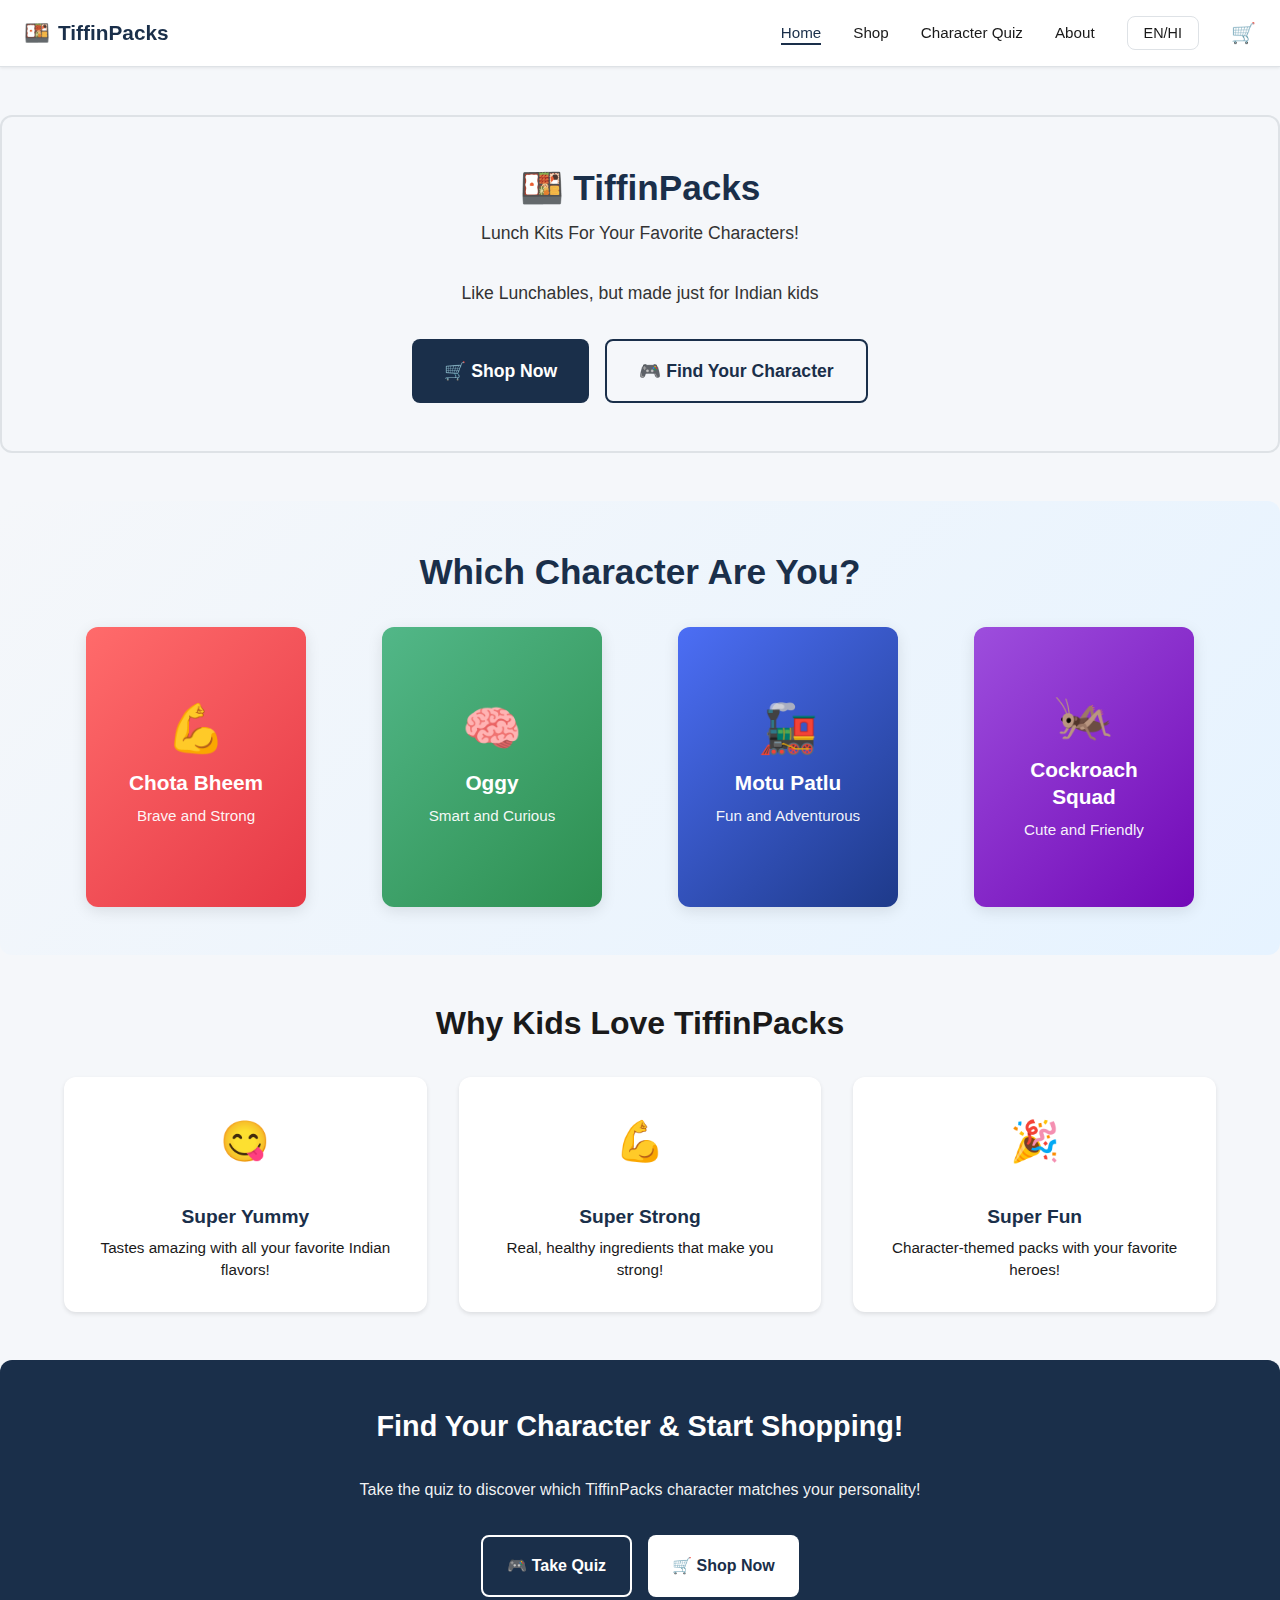
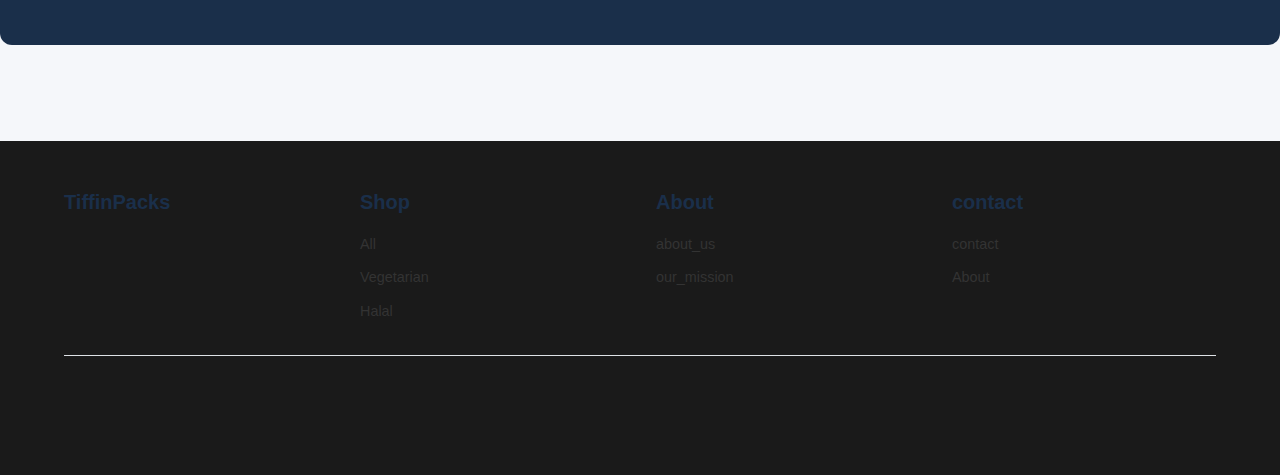
<file: index.html>
<!DOCTYPE html>
<html lang="en">
<head>
  <meta charset="UTF-8">
  <meta name="viewport" content="width=device-width, initial-scale=1.0">
  <title>TiffinPacks - Character-Themed Lunch Kits for Kids</title>
  <meta name="description" content="TiffinPacks - Character-themed lunch kits for Indian kids. Like Lunchables, featuring Chota Bheem, Oggy, Motu Patlu & more.">
  <link rel="stylesheet" href="styles.css">
</head>
<body>
  <!-- HEADER & NAVIGATION -->
  <header>
    <div class="header-content">
      <div class="logo">
        <span>🍱</span>
        <span>TiffinPacks</span>
      </div>
      
      <div class="header-right">
        <nav>
          <ul>
            <li><a href="index.html" data-i18n="home">Home</a></li>
            <li><a href="shop.html" data-i18n="shop">Shop</a></li>
            <li><a href="character-quiz.html" data-i18n="quiz">Character Quiz</a></li>
            <li><a href="about.html" data-i18n="about">About</a></li>
          </ul>
        </nav>
        
        <button class="language-toggle" onclick="toggleLanguage()">EN/HI</button>

        <a href="cart.html" class="cart-icon">
          🛒
          <span class="cart-count" style="display: none;">0</span>
        </a>
      </div>
    </div>
  </header>

  <!-- MAIN CONTENT -->
  <main>
    <!-- HERO SECTION -->
    <section class="hero">
      <div class="container">
        <h1 data-i18n="hero_title">🍱 TiffinPacks</h1>
        <p class="hero-subtitle" data-i18n="hero_subtitle">Lunch Kits For Your Favorite Characters!</p>
        <p class="hero-tagline" data-i18n="hero_tagline">Like Lunchables, but made just for Indian kids</p>
        <div class="hero-cta">
          <a href="shop.html" class="btn btn-primary" data-i18n="shop_now">🛒 Shop Now</a>
          <a href="character-quiz.html" class="btn btn-outline" data-i18n="find_character">🎮 Find Your Character!</a>
        </div>
      </div>
    </section>

    <!-- CHARACTER SHOWCASE -->
    <section class="character-showcase">
      <div class="container">
        <h2 style="text-align: center; margin-bottom: var(--spacing-lg);" data-i18n="which_character">Which Character Are You?</h2>
        <div class="character-grid">
          <div class="character-card character-bheem">
            <div class="character-card-inner">
              <div class="character-emoji">💪</div>
              <h3 data-i18n="bheem">Chota Bheem</h3>
              <p data-i18n="bheem_desc">Brave and Strong</p>
            </div>
          </div>
          <div class="character-card character-auggie">
            <div class="character-card-inner">
              <div class="character-emoji">🧠</div>
              <h3 data-i18n="auggie">Oggy</h3>
              <p data-i18n="auggie_desc">Smart and Curious</p>
            </div>
          </div>
          <div class="character-card character-motu">
            <div class="character-card-inner">
              <div class="character-emoji">🚂</div>
              <h3 data-i18n="motu">Motu Patlu</h3>
              <p data-i18n="motu_desc">Fun and Adventurous</p>
            </div>
          </div>
          <div class="character-card character-cockroach">
            <div class="character-card-inner">
              <div class="character-emoji">🦗</div>
              <h3 data-i18n="cockroach">Cockroach Squad</h3>
              <p data-i18n="cockroach_desc">Cute and Friendly</p>
            </div>
          </div>
        </div>
      </div>
    </section>

    <!-- VALUE CARDS -->
    <section class="container">
      <h2 style="text-align: center; margin-bottom: var(--spacing-lg);" data-i18n="why_love">Why Kids Love TiffinPacks</h2>
      <div class="grid grid-3">
        <div class="card card-simple">
          <div style="font-size: 2.5rem; margin-bottom: 1rem;">😋</div>
          <h3 data-i18n="super_yummy">Super Yummy</h3>
          <p data-i18n="super_yummy_desc">Tastes amazing with all your favorite Indian flavors!</p>
        </div>
        <div class="card card-simple">
          <div style="font-size: 2.5rem; margin-bottom: 1rem;">💪</div>
          <h3 data-i18n="super_strong">Super Strong</h3>
          <p data-i18n="super_strong_desc">Real, healthy ingredients that make you strong!</p>
        </div>
        <div class="card card-simple">
          <div style="font-size: 2.5rem; margin-bottom: 1rem;">🎉</div>
          <h3 data-i18n="super_fun">Super Fun</h3>
          <p data-i18n="super_fun_desc">Character-themed packs with your favorite heroes!</p>
        </div>
      </div>
    </section>

    <!-- CTA SECTION -->
    <section style="background-color: var(--primary); color: white; padding: var(--spacing-xl) var(--spacing-md); margin: var(--spacing-xl) 0; border-radius: 12px;">
      <div class="container" style="text-align: center;">
        <h2 style="color: white; margin-bottom: var(--spacing-lg); font-size: 1.8rem;" data-i18n="find_character_cta">Find Your Character & Start Shopping!</h2>
        <p style="font-size: 1rem; margin-bottom: var(--spacing-lg); color: rgba(255,255,255,0.95);" data-i18n="discover_character">
          Take the quiz to discover which TiffinPacks character matches your personality!
        </p>
        <div style="display: flex; gap: 1rem; justify-content: center; flex-wrap: wrap;">
          <a href="character-quiz.html" class="btn btn-outline" style="color: white; border: 2px solid white;" data-i18n="take_quiz">🎮 Take Quiz</a>
          <a href="shop.html" class="btn" style="background: white; color: var(--primary); font-weight: 600;" data-i18n="shop_now">🛒 Shop Now</a>
        </div>
      </div>
    </section>
  </main>

  <!-- FOOTER -->
  <footer>
    <div class="container">
      <div class="footer-grid">
        <div class="footer-col">
          <h4>TiffinPacks</h4>
          <p>Character-themed lunch kits for Indian kids.</p>
        </div>

        <div class="footer-col">
          <h4 data-i18n="shop">Shop</h4>
          <ul>
            <li><a href="shop.html" data-i18n="all">All</a></li>
            <li><a href="shop.html" data-i18n="vegetarian">Vegetarian</a></li>
            <li><a href="shop.html" data-i18n="halal">Halal</a></li>
          </ul>
        </div>

        <div class="footer-col">
          <h4 data-i18n="about">About</h4>
          <ul>
            <li><a href="about.html" data-i18n="about_us">About Us</a></li>
            <li><a href="about.html" data-i18n="our_mission">Our Mission</a></li>
          </ul>
        </div>

        <div class="footer-col">
          <h4 data-i18n="contact">Support</h4>
          <ul>
            <li><a href="#" data-i18n="contact">Contact</a></li>
            <li><a href="product.html" data-i18n="about">Info</a></li>
          </ul>
        </div>
      </div>

      <div class="footer-bottom">
        <p>&copy; 2026 TiffinPacks. All rights reserved.</p>
      </div>
    </div>
  </footer>

  <script src="language.js"></script>
  <script src="app.js"></script>
  
  <script>
    function toggleLanguage() {
      const newLang = currentLanguage === 'en' ? 'hi' : 'en';
      setLanguage(newLang);
      updateLanguageButton();
    }
    
    function updateLanguageButton() {
      const btn = document.querySelector('.language-toggle');
      btn.textContent = currentLanguage === 'en' ? 'EN/HI' : 'HI/EN';
    }
    
    document.addEventListener('DOMContentLoaded', updateLanguageButton);
  </script>
</body>
</html>
</file>
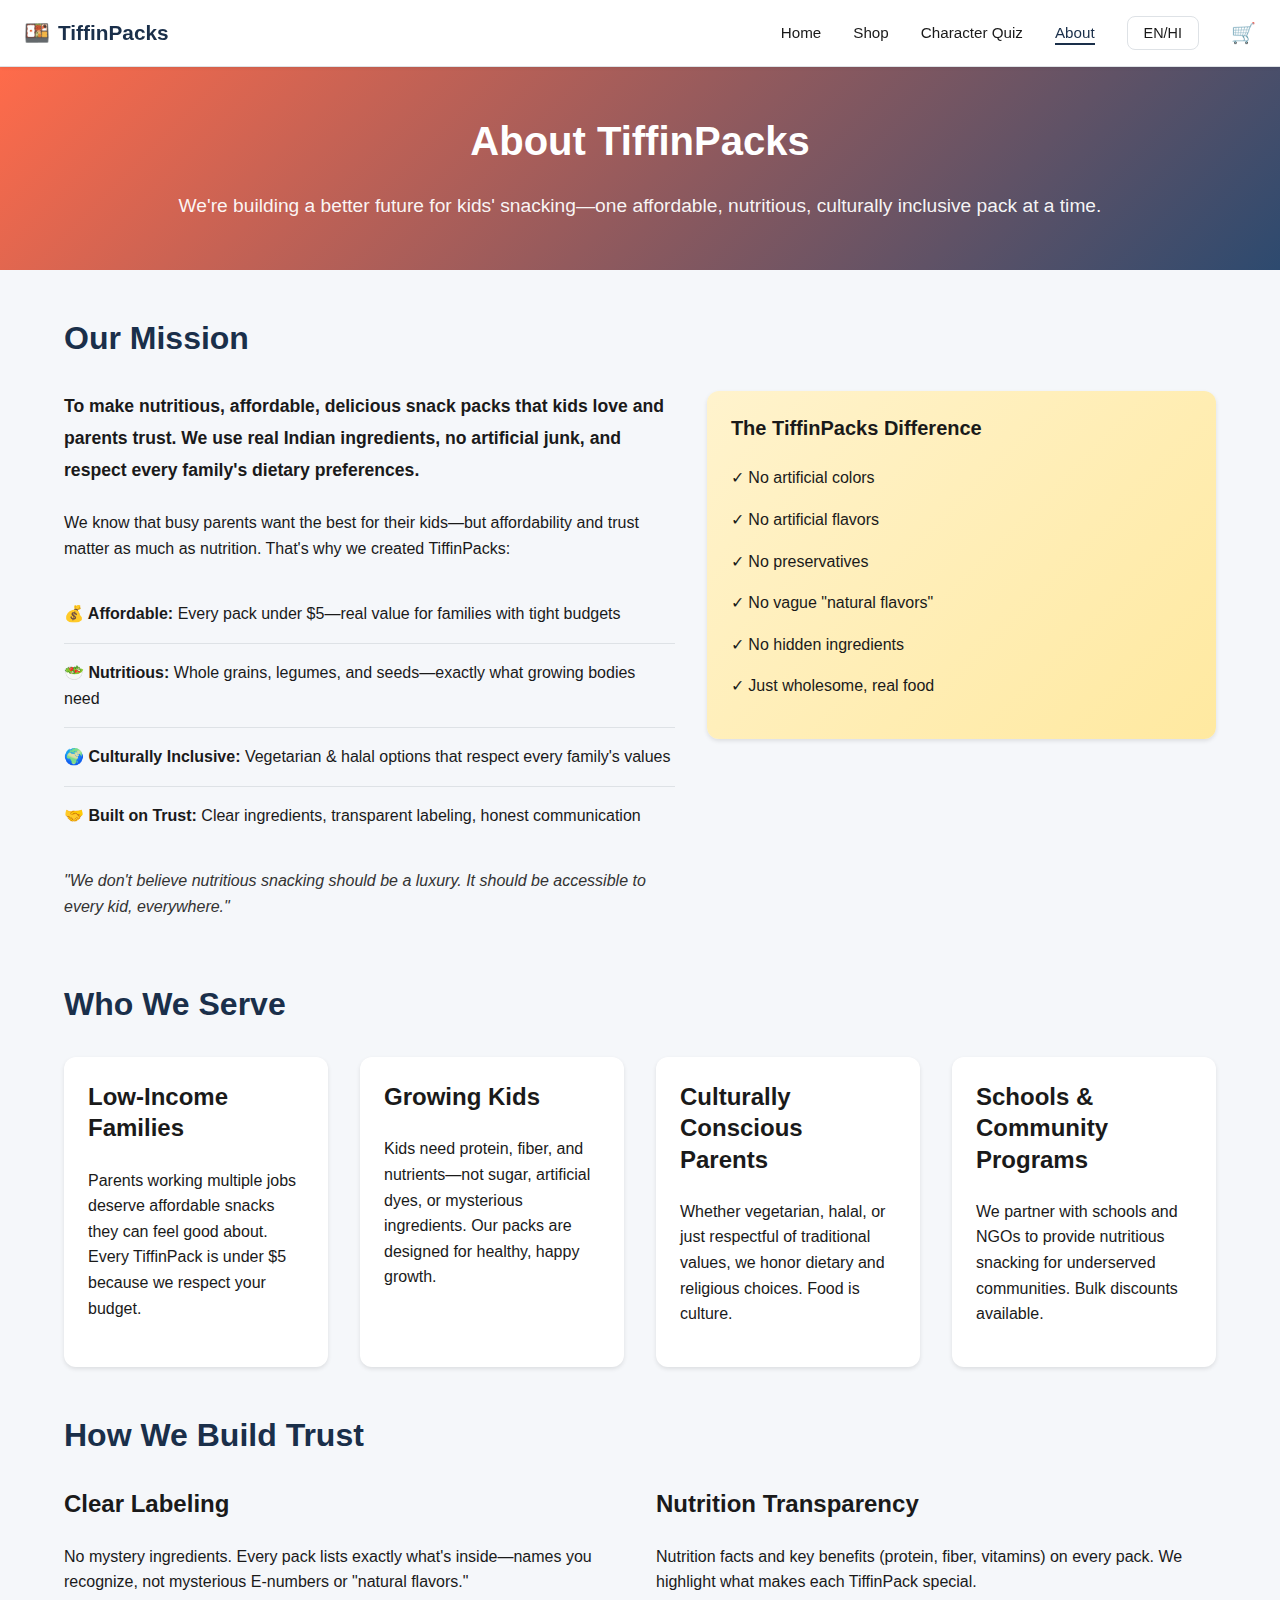
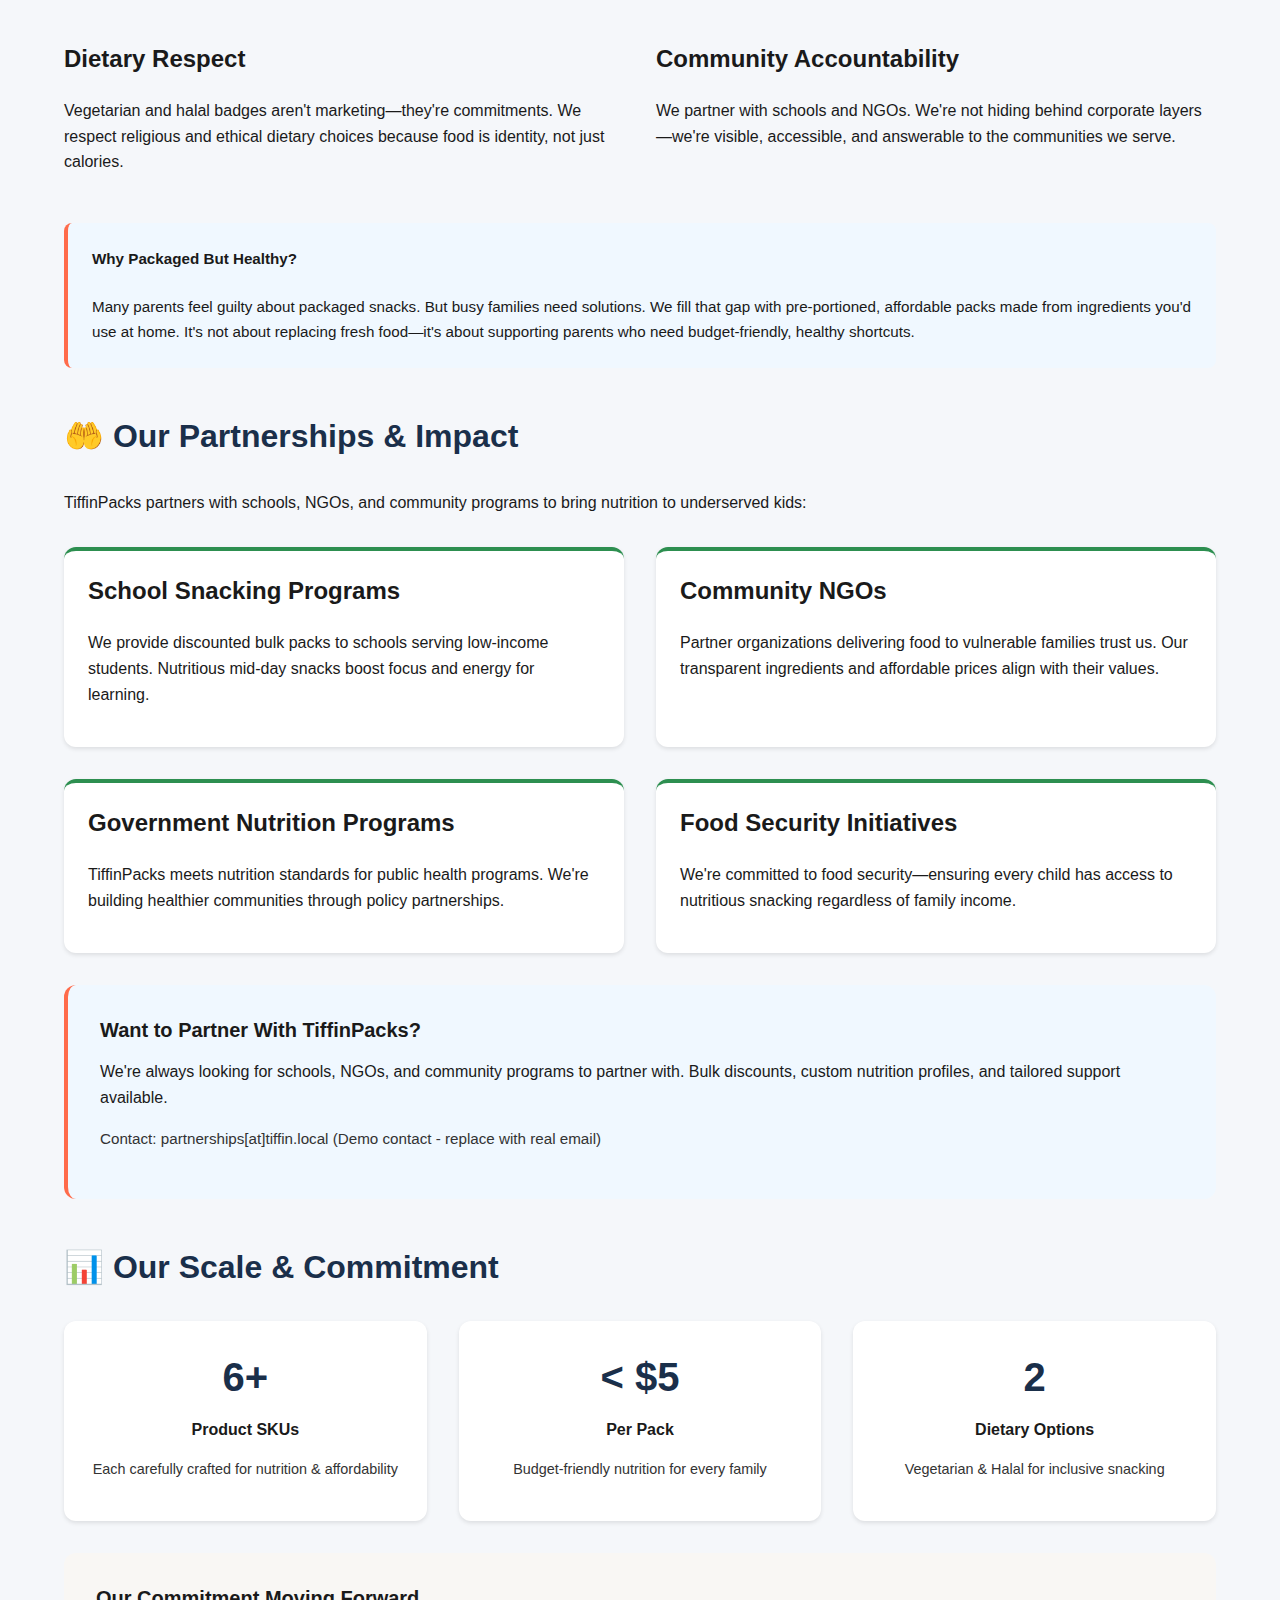
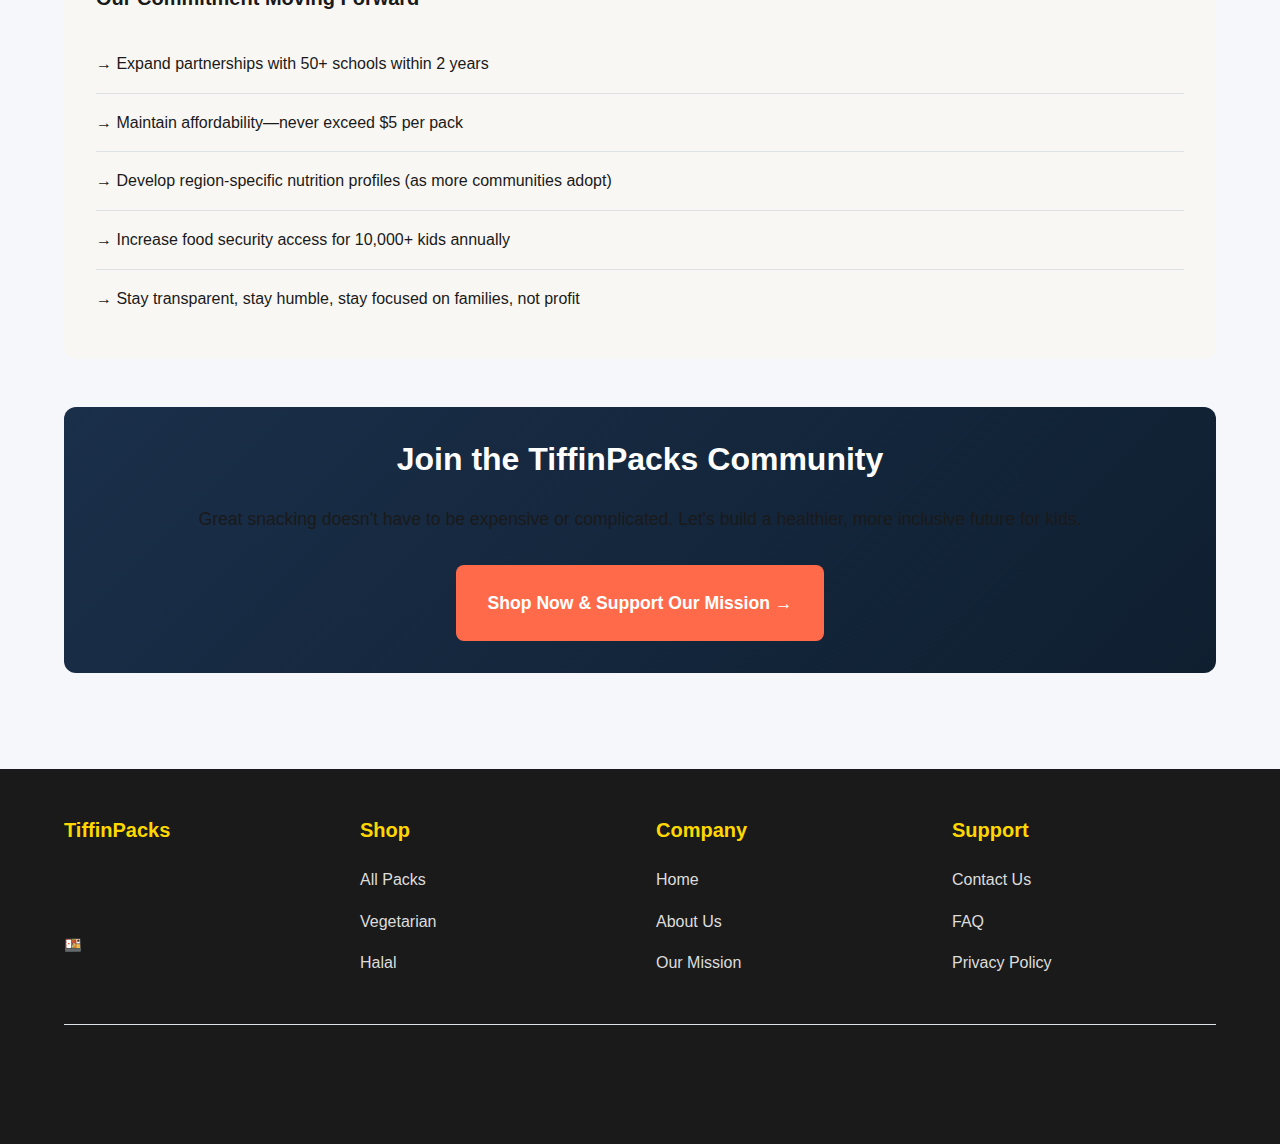
<file: about.html>
<!DOCTYPE html>
<html lang="en">
<head>
  <meta charset="UTF-8">
  <meta name="viewport" content="width=device-width, initial-scale=1.0">
  <title>About TiffinPacks - Our Mission & Impact</title>
  <meta name="description" content="Learn about TiffinPacks mission to provide affordable, nutritious, and culturally inclusive snacks for kids.">
  <link rel="stylesheet" href="styles.css">
</head>
<body>
  <!-- HEADER & NAVIGATION -->
  <header>
    <div class="header-content">
      <div class="logo">
        <span>🍱</span>
        <span>TiffinPacks</span>
      </div>
      
      <div class="header-right">
        <nav>
          <ul>
            <li><a href="index.html" data-i18n="home">Home</a></li>
            <li><a href="shop.html" data-i18n="shop">Shop</a></li>
            <li><a href="character-quiz.html" data-i18n="quiz">Character Quiz</a></li>
            <li><a href="about.html" data-i18n="about">About</a></li>
          </ul>
        </nav>
        
        <button class="language-toggle" onclick="toggleLanguage()">EN/HI</button>

        <a href="cart.html" class="cart-icon">
          🛒
          <span class="cart-count" style="display: none;">0</span>
        </a>
      </div>
    </div>
  </header>

  <!-- MAIN CONTENT -->
  <main>
    <!-- HERO SECTION -->
    <section style="background: linear-gradient(135deg, var(--secondary) 0%, #2d4a6f 100%); color: white; padding: var(--spacing-xl) var(--spacing-md); margin-bottom: var(--spacing-xl);">
      <div class="container" style="text-align: center;">
        <h1 style="color: white; margin-bottom: var(--spacing-md);" data-i18n="about_title">About TiffinPacks</h1>
        <p style="font-size: 1.2rem; margin-bottom: 0; color: rgba(255,255,255,0.95);" data-i18n="about_subtitle">
          We're building a better future for kids' snacking—one affordable, nutritious, culturally inclusive pack at a time.
        </p>
      </div>
    </section>

    <!-- MAIN CONTENT -->
    <div class="container">
      <!-- OUR MISSION SECTION -->
      <section style="margin-bottom: var(--spacing-xl);">
        <h2 style="color: var(--primary); margin-bottom: var(--spacing-lg);" data-i18n="our_mission_heading">🎯 Our Mission</h2>
        
        <div style="display: grid; grid-template-columns: 1.2fr 1fr; gap: var(--spacing-lg); align-items: start;">
          <div>
            <p style="font-size: 1.1rem; line-height: 1.8; margin-bottom: var(--spacing-md); color: var(--text-dark);">
              <strong data-i18n="mission_text">To make nutritious, affordable, delicious snack packs that kids love and parents trust. We use real Indian ingredients, no artificial junk, and respect every family's dietary preferences.</strong>
            </p>

            <p style="margin-bottom: var(--spacing-md);">
              We know that busy parents want the best for their kids—but affordability and trust matter as much as nutrition. That's why we created TiffinPacks:
            </p>

            <ul style="list-style: none; margin-bottom: var(--spacing-md);">
              <li style="padding: var(--spacing-sm) 0; border-bottom: 1px solid var(--border);">
                <strong>💰 Affordable:</strong> Every pack under $5—real value for families with tight budgets
              </li>
              <li style="padding: var(--spacing-sm) 0; border-bottom: 1px solid var(--border);">
                <strong>🥗 Nutritious:</strong> Whole grains, legumes, and seeds—exactly what growing bodies need
              </li>
              <li style="padding: var(--spacing-sm) 0; border-bottom: 1px solid var(--border);">
                <strong>🌍 Culturally Inclusive:</strong> Vegetarian & halal options that respect every family's values
              </li>
              <li style="padding: var(--spacing-sm) 0;">
                <strong>🤝 Built on Trust:</strong> Clear ingredients, transparent labeling, honest communication
              </li>
            </ul>

            <p style="font-style: italic; color: var(--text-light);">
              "We don't believe nutritious snacking should be a luxury. It should be accessible to every kid, everywhere."
            </p>
          </div>

          <div class="card" style="background: linear-gradient(135deg, #fff3cd 0%, #ffe9a0 100%); border: none;">
            <h4 style="margin-bottom: var(--spacing-md);">The TiffinPacks Difference</h4>
            <ul style="list-style: none;">
              <li style="margin-bottom: var(--spacing-sm);">✓ No artificial colors</li>
              <li style="margin-bottom: var(--spacing-sm);">✓ No artificial flavors</li>
              <li style="margin-bottom: var(--spacing-sm);">✓ No preservatives</li>
              <li style="margin-bottom: var(--spacing-sm);">✓ No vague "natural flavors"</li>
              <li style="margin-bottom: var(--spacing-sm);">✓ No hidden ingredients</li>
              <li style="margin-bottom: var(--spacing-sm);">✓ Just wholesome, real food</li>
            </ul>
          </div>
        </div>
      </section>

      <!-- WHO WE SERVE SECTION -->
      <section style="margin-bottom: var(--spacing-xl);">
        <h2 style="color: var(--primary); margin-bottom: var(--spacing-lg);" data-i18n="who_we_serve">👨‍👩‍👧 Who We Serve</h2>
        
        <div class="grid grid-2">
          <div class="card">
            <h3 style="margin-bottom: var(--spacing-md);" data-i18n="serve_families">Low-Income Families</h3>
            <p data-i18n="serve_families_text">
              Parents working multiple jobs deserve affordable snacks they can feel good about. Every TiffinPack is under $5 because we respect your budget.
            </p>
          </div>

          <div class="card">
            <h3 style="margin-bottom: var(--spacing-md);" data-i18n="serve_kids">Growing Kids</h3>
            <p data-i18n="serve_kids_text">
              Kids need protein, fiber, and nutrients—not sugar, artificial dyes, or mysterious ingredients. Our packs are designed for healthy, happy growth.
            </p>
          </div>

          <div class="card">
            <h3 style="margin-bottom: var(--spacing-md);" data-i18n="serve_conscious">Culturally Conscious Parents</h3>
            <p data-i18n="serve_conscious_text">
              Whether vegetarian, halal, or just respectful of traditional values, we honor dietary and religious choices. Food is culture.
            </p>
          </div>

          <div class="card">
            <h3 style="margin-bottom: var(--spacing-md);" data-i18n="serve_schools">Schools & Community Programs</h3>
            <p data-i18n="serve_schools_text">
              We partner with schools and NGOs to provide nutritious snacking for underserved communities. Bulk discounts available.
            </p>
          </div>
        </div>
      </section>

      <!-- TRUST BUILDING SECTION -->
      <section style="margin-bottom: var(--spacing-xl);">
        <h2 style="color: var(--primary); margin-bottom: var(--spacing-lg);" data-i18n="build_trust">🤝 How We Build Trust</h2>
        
        <div style="display: grid; grid-template-columns: 1fr 1fr; gap: var(--spacing-lg); margin-bottom: var(--spacing-lg);">
          <div>
            <h3 style="margin-bottom: var(--spacing-md);" data-i18n="clear_labeling">Clear Labeling</h3>
            <p data-i18n="clear_labeling_text">
              No mystery ingredients. Every pack lists exactly what's inside—names you recognize, not mysterious E-numbers or "natural flavors." You can read our ingredient list and understand it.
            </p>
          </div>

          <div>
            <h3 style="margin-bottom: var(--spacing-md);" data-i18n="nutrition_transparency">Nutrition Transparency</h3>
            <p data-i18n="nutrition_transparency_text">
              We highlight protein, fiber, vitamins, and minerals. We explain why each ingredient matters. You're not guessing—you know exactly what your child is eating.
            </p>
          </div>

          <div>
            <h3 style="margin-bottom: var(--spacing-md);" data-i18n="dietary_respect">Dietary Respect</h3>
            <p data-i18n="dietary_respect_text">
              Vegetarian and halal badges aren't marketing—they're commitments. We respect religious and ethical dietary choices because food is identity, not just calories.
            </p>
          </div>

          <div>
            <h3 style="margin-bottom: var(--spacing-md);" data-i18n="community_accountability">Community Accountability</h3>
            <p data-i18n="community_accountability_text">
              We partner with schools and NGOs. We're not hiding behind corporate layers—we're visible, accessible, and answerable to the communities we serve.
            </p>
          </div>
        </div>

        <div class="trust-note" style="color: var(--text-dark);">
          <strong data-i18n="packaged_healthy_title">Why Packaged But Healthy?</strong><br><br>
          <span data-i18n="packaged_healthy_text">Many parents feel guilty about packaged snacks. But busy families need solutions. We fill that gap with pre-portioned, affordable packs made from ingredients you'd use at home. It's not about replacing fresh food—it's about supporting parents who need budget-friendly, healthy shortcuts.</span>
        </div>
      </section>

      <!-- PARTNERSHIPS SECTION -->
      <section style="margin-bottom: var(--spacing-xl);">
        <h2 style="color: var(--primary); margin-bottom: var(--spacing-lg);">🤲 Our Partnerships & Impact</h2>
        
        <p style="margin-bottom: var(--spacing-lg);">
          TiffinPacks partners with schools, NGOs, and community programs to bring nutrition to underserved kids:
        </p>

        <div style="display: grid; grid-template-columns: 1fr 1fr; gap: var(--spacing-lg); margin-bottom: var(--spacing-lg);">
          <div class="card" style="border-top: 4px solid var(--success);">
            <h3 style="margin-bottom: var(--spacing-md);">School Snacking Programs</h3>
            <p>
              We provide discounted bulk packs to schools serving low-income students. Nutritious mid-day snacks boost focus and energy for learning.
            </p>
          </div>

          <div class="card" style="border-top: 4px solid var(--success);">
            <h3 style="margin-bottom: var(--spacing-md);">Community NGOs</h3>
            <p>
              Partner organizations delivering food to vulnerable families trust us. Our transparent ingredients and affordable prices align with their values.
            </p>
          </div>

          <div class="card" style="border-top: 4px solid var(--success);">
            <h3 style="margin-bottom: var(--spacing-md);">Government Nutrition Programs</h3>
            <p>
              TiffinPacks meets nutrition standards for public health programs. We're building healthier communities through policy partnerships.
            </p>
          </div>

          <div class="card" style="border-top: 4px solid var(--success);">
            <h3 style="margin-bottom: var(--spacing-md);">Food Security Initiatives</h3>
            <p>
              We're committed to food security—ensuring every child has access to nutritious snacking regardless of family income.
            </p>
          </div>
        </div>

        <div style="background: #f0f8ff; padding: var(--spacing-lg); border-radius: var(--radius-lg); border-left: 4px solid var(--secondary); margin-bottom: var(--spacing-lg);">
          <h4 style="margin-bottom: var(--spacing-sm);">Want to Partner With TiffinPacks?</h4>
          <p style="margin-bottom: var(--spacing-sm);">
            We're always looking for schools, NGOs, and community programs to partner with. Bulk discounts, custom nutrition profiles, and tailored support available.
          </p>
          <p style="color: var(--text-light); font-size: 0.95rem;">
            Contact: partnerships[at]tiffin.local (Demo contact - replace with real email)
          </p>
        </div>
      </section>

      <!-- IMPACT STATS (Informational, not fake claims) -->
      <section style="margin-bottom: var(--spacing-xl);">
        <h2 style="color: var(--primary); margin-bottom: var(--spacing-lg);">📊 Our Scale & Commitment</h2>
        
        <div class="grid grid-3" style="margin-bottom: var(--spacing-lg);">
          <div class="card" style="text-align: center;">
            <p style="font-size: 2.5rem; font-weight: 700; color: var(--primary); margin-bottom: var(--spacing-xs);">6+</p>
            <p style="font-weight: 600; margin-bottom: var(--spacing-sm);">Product SKUs</p>
            <p style="color: var(--text-light); font-size: 0.9rem;">Each carefully crafted for nutrition & affordability</p>
          </div>

          <div class="card" style="text-align: center;">
            <p style="font-size: 2.5rem; font-weight: 700; color: var(--primary); margin-bottom: var(--spacing-xs);">&lt; $5</p>
            <p style="font-weight: 600; margin-bottom: var(--spacing-sm);">Per Pack</p>
            <p style="color: var(--text-light); font-size: 0.9rem;">Budget-friendly nutrition for every family</p>
          </div>

          <div class="card" style="text-align: center;">
            <p style="font-size: 2.5rem; font-weight: 700; color: var(--primary); margin-bottom: var(--spacing-xs);">2</p>
            <p style="font-weight: 600; margin-bottom: var(--spacing-sm);">Dietary Options</p>
            <p style="color: var(--text-light); font-size: 0.9rem;">Vegetarian & Halal for inclusive snacking</p>
          </div>
        </div>

        <div style="background: #f9f7f4; padding: var(--spacing-lg); border-radius: var(--radius-lg);">
          <h4 style="margin-bottom: var(--spacing-md);">Our Commitment Moving Forward</h4>
          <ul style="list-style: none;">
            <li style="padding: var(--spacing-sm) 0; border-bottom: 1px solid var(--border);">
              → Expand partnerships with 50+ schools within 2 years
            </li>
            <li style="padding: var(--spacing-sm) 0; border-bottom: 1px solid var(--border);">
              → Maintain affordability—never exceed $5 per pack
            </li>
            <li style="padding: var(--spacing-sm) 0; border-bottom: 1px solid var(--border);">
              → Develop region-specific nutrition profiles (as more communities adopt)
            </li>
            <li style="padding: var(--spacing-sm) 0; border-bottom: 1px solid var(--border);">
              → Increase food security access for 10,000+ kids annually
            </li>
            <li style="padding: var(--spacing-sm) 0;">
              → Stay transparent, stay humble, stay focused on families, not profit
            </li>
          </ul>
        </div>
      </section>

      <!-- CLOSING CTA -->
      <section style="background: linear-gradient(135deg, var(--primary) 0%, var(--primary-dark) 100%); color: white; padding: var(--spacing-lg); border-radius: var(--radius-lg); text-align: center; margin-bottom: var(--spacing-xl);">
        <h2 style="color: white; margin-bottom: var(--spacing-md);">Join the TiffinPacks Community</h2>
        <p style="font-size: 1.1rem; margin-bottom: var(--spacing-lg);">
          Great snacking doesn't have to be expensive or complicated. Let's build a healthier, more inclusive future for kids.
        </p>
        <a href="shop.html" class="btn btn-secondary" style="font-size: 1.1rem; padding: var(--spacing-md) var(--spacing-lg);">
          Shop Now & Support Our Mission →
        </a>
      </section>
    </div>
  </main>

  <!-- FOOTER -->
  <footer>
    <div class="container">
      <div class="footer-content">
        <div class="footer-section">
          <h4>TiffinPacks</h4>
          <p>Affordable, nutritious, culturally inclusive Indian snack kits for kids.</p>
          <p style="font-size: 0.9rem; margin-top: 1rem;">🍱 2026 | Made with care for families.</p>
        </div>

        <div class="footer-section">
          <h4>Shop</h4>
          <ul>
            <li><a href="shop.html">All Packs</a></li>
            <li><a href="shop.html">Vegetarian</a></li>
            <li><a href="shop.html">Halal</a></li>
          </ul>
        </div>

        <div class="footer-section">
          <h4>Company</h4>
          <ul>
            <li><a href="index.html">Home</a></li>
            <li><a href="about.html">About Us</a></li>
            <li><a href="about.html">Our Mission</a></li>
          </ul>
        </div>

        <div class="footer-section">
          <h4>Support</h4>
          <ul>
            <li><a href="#contact">Contact Us</a></li>
            <li><a href="#faq">FAQ</a></li>
            <li><a href="#">Privacy Policy</a></li>
          </ul>
        </div>
      </div>

      <div class="footer-bottom">
        <p>&copy; 2026 TiffinPacks. All rights reserved. Made by parents, for parents.</p>
      </div>
    </div>
  </footer>

  <script src="language.js"></script>
  <script src="app.js"></script>
  <script>
    function toggleLanguage() {
      const newLang = currentLanguage === 'en' ? 'hi' : 'en';
      setLanguage(newLang);
      updateLanguageButton();
    }
    
    function updateLanguageButton() {
      const btn = document.querySelector('.language-toggle');
      btn.textContent = currentLanguage === 'en' ? 'EN/HI' : 'HI/EN';
    }
    
    document.addEventListener('DOMContentLoaded', () => {
      updateLanguageButton();
    });
  </script>
</body>
</html>
</file>
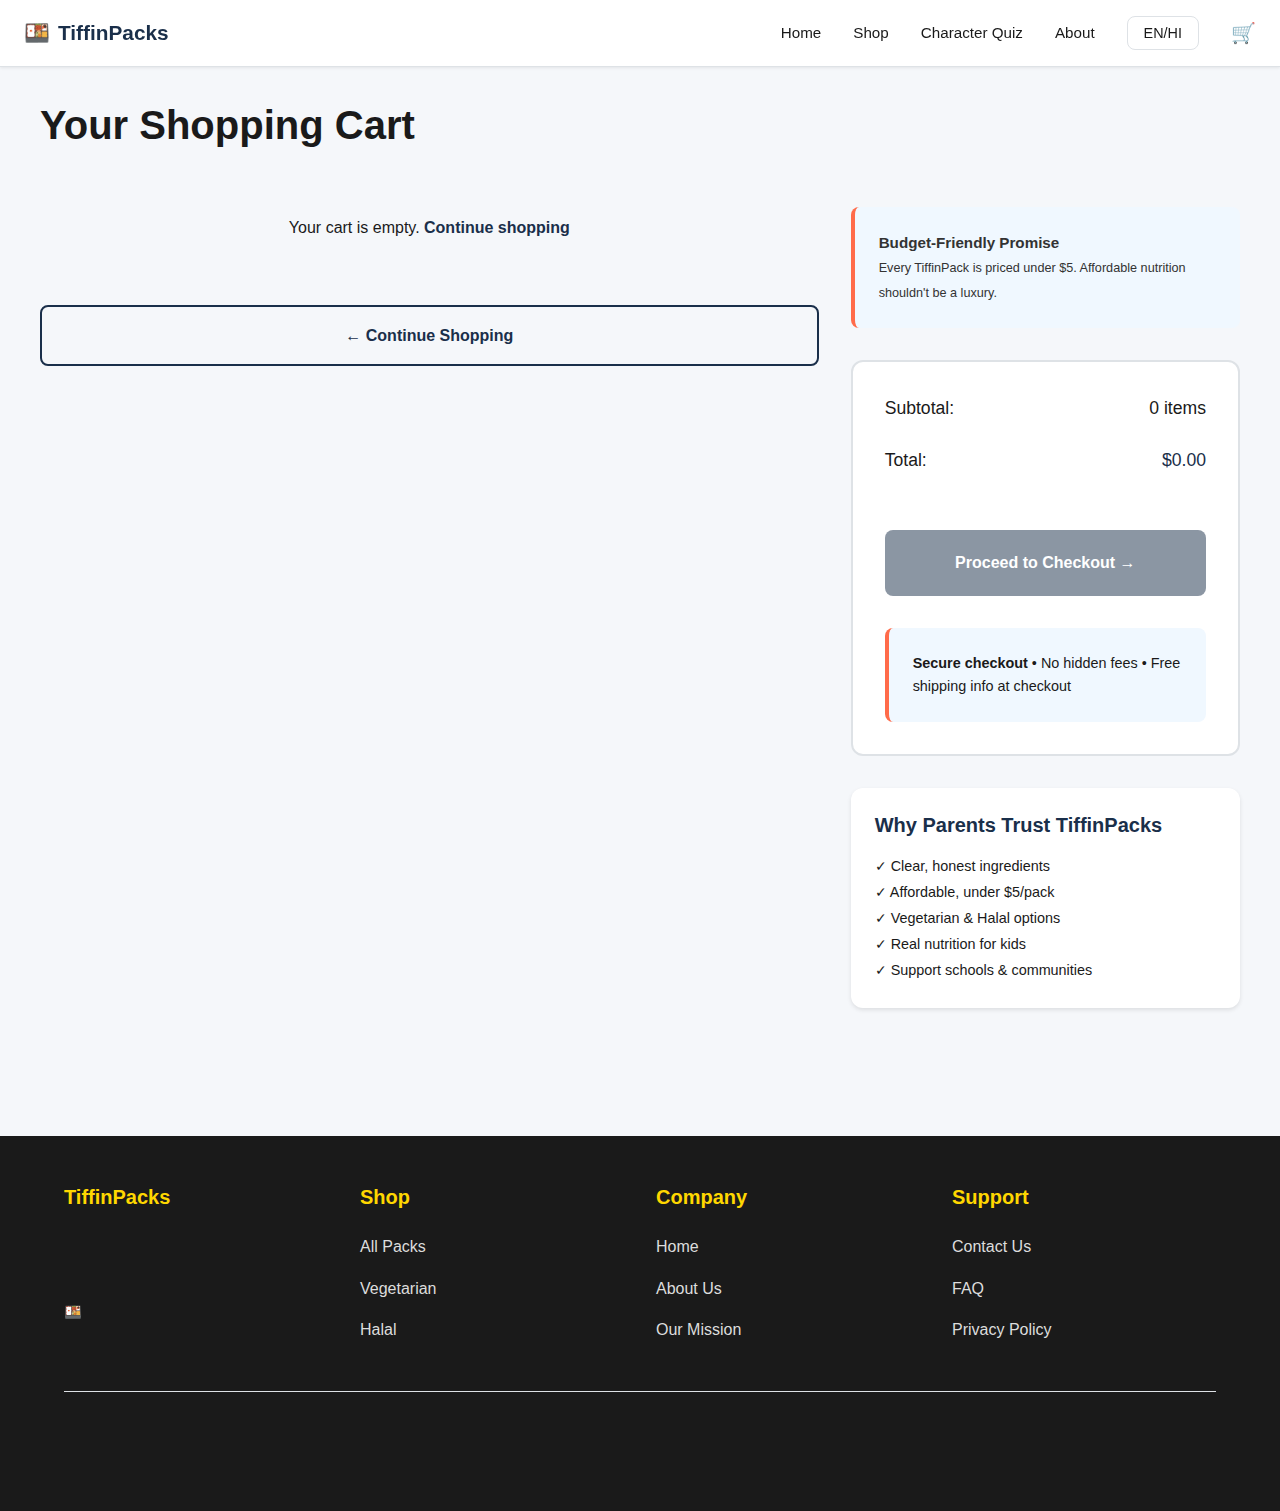
<file: cart.html>
<!DOCTYPE html>
<html lang="en">
<head>
  <meta charset="UTF-8">
  <meta name="viewport" content="width=device-width, initial-scale=1.0">
  <title>Shopping Cart - TiffinPacks</title>
  <meta name="description" content="Review and manage your TiffinPacks shopping cart.">
  <link rel="stylesheet" href="styles.css">
</head>
<body>
  <!-- HEADER & NAVIGATION -->
  <header>
    <div class="header-content">
      <div class="logo">
        <span>🍱</span>
        <span>TiffinPacks</span>
      </div>
      
      <div class="header-right">
        <nav>
          <ul>
            <li><a href="index.html" data-i18n="home">Home</a></li>
            <li><a href="shop.html" data-i18n="shop">Shop</a></li>
            <li><a href="character-quiz.html" data-i18n="quiz">Character Quiz</a></li>
            <li><a href="about.html" data-i18n="about">About</a></li>
          </ul>
        </nav>
        
        <button class="language-toggle" onclick="toggleLanguage()">EN/HI</button>

        <a href="cart.html" class="cart-icon">
          🛒
          <span class="cart-count" style="display: none;">0</span>
        </a>
      </div>
    </div>
  </header>

  <!-- MAIN CONTENT -->
  <main>
    <div class="container" style="padding: var(--spacing-lg) 0;">
      <h1 style="margin-bottom: var(--spacing-lg);">Your Shopping Cart</h1>

      <!-- CART ITEMS & SUMMARY GRID -->
      <div style="display: grid; grid-template-columns: 2fr 1fr; gap: var(--spacing-lg); margin-bottom: var(--spacing-xl);">
        
        <!-- LEFT: CART ITEMS -->
        <div>
          <div id="cart-items">
            <!-- Cart items loaded by JavaScript -->
          </div>

          <!-- CONTINUE SHOPPING LINK -->
          <div style="margin-top: var(--spacing-lg);">
            <a href="shop.html" class="btn btn-outline btn-block">
              ← Continue Shopping
            </a>
          </div>
        </div>

        <!-- RIGHT: SUMMARY & CHECKOUT -->
        <div>
          <!-- BUDGET-FRIENDLY MESSAGE -->
          <div class="trust-note" style="margin-bottom: var(--spacing-lg);">
            <strong>Budget-Friendly Promise</strong><br>
            <small>Every TiffinPack is priced under $5. Affordable nutrition shouldn't be a luxury.</small>
          </div>

          <!-- ORDER SUMMARY -->
          <div class="cart-summary">
            <div class="summary-row">
              <span>Subtotal:</span>
              <span id="cart-item-count">0 items</span>
            </div>
            <div class="summary-row">
              <span>Total:</span>
              <span id="cart-total" style="color: var(--primary);">$0.00</span>
            </div>

            <!-- CHECKOUT BUTTON -->
            <button 
              class="btn btn-primary btn-block" 
              id="checkout-btn"
              onclick="window.location.href='checkout.html'"
              style="margin-top: var(--spacing-lg); padding: var(--spacing-md);"
            >
              Proceed to Checkout →
            </button>

            <!-- INFO BOXES -->
            <div style="margin-top: var(--spacing-lg); background: #f0f8ff; padding: var(--spacing-md); border-radius: var(--radius-md); border-left: 4px solid var(--secondary);">
              <p style="font-size: 0.9rem; margin: 0;">
                <strong>Secure checkout</strong> • No hidden fees • Free shipping info at checkout
              </p>
            </div>
          </div>

          <!-- WHY CHOOSE US -->
          <div class="card" style="margin-top: var(--spacing-lg);">
            <h4 style="color: var(--primary); margin-bottom: var(--spacing-sm);">Why Parents Trust TiffinPacks</h4>
            <ul style="list-style: none; font-size: 0.9rem; line-height: 1.8;">
              <li>✓ Clear, honest ingredients</li>
              <li>✓ Affordable, under $5/pack</li>
              <li>✓ Vegetarian & Halal options</li>
              <li>✓ Real nutrition for kids</li>
              <li>✓ Support schools & communities</li>
            </ul>
          </div>
        </div>
      </div>
    </div>
  </main>

  <!-- FOOTER -->
  <footer>
    <div class="container">
      <div class="footer-content">
        <div class="footer-section">
          <h4>TiffinPacks</h4>
          <p>Affordable, nutritious, culturally inclusive Indian snack kits for kids.</p>
          <p style="font-size: 0.9rem; margin-top: 1rem;">🍱 2026 | Made with care for families.</p>
        </div>

        <div class="footer-section">
          <h4>Shop</h4>
          <ul>
            <li><a href="shop.html">All Packs</a></li>
            <li><a href="shop.html">Vegetarian</a></li>
            <li><a href="shop.html">Halal</a></li>
          </ul>
        </div>

        <div class="footer-section">
          <h4>Company</h4>
          <ul>
            <li><a href="index.html">Home</a></li>
            <li><a href="about.html">About Us</a></li>
            <li><a href="about.html">Our Mission</a></li>
          </ul>
        </div>

        <div class="footer-section">
          <h4>Support</h4>
          <ul>
            <li><a href="#contact">Contact Us</a></li>
            <li><a href="#faq">FAQ</a></li>
            <li><a href="#">Privacy Policy</a></li>
          </ul>
        </div>
      </div>

      <div class="footer-bottom">
        <p>&copy; 2026 TiffinPacks. All rights reserved.</p>
      </div>
    </div>
  </footer>

  <script src="data.js"></script>
  <script src="language.js"></script>
  <script src="app.js"></script>
  <script>
    function toggleLanguage() {
      const newLang = currentLanguage === 'en' ? 'hi' : 'en';
      setLanguage(newLang);
      updateLanguageButton();
    }
    
    function updateLanguageButton() {
      const btn = document.querySelector('.language-toggle');
      btn.textContent = currentLanguage === 'en' ? 'EN/HI' : 'HI/EN';
    }
    
    document.addEventListener('DOMContentLoaded', () => {
      updateLanguageButton();
    });
    
    /**
     * Cart Page: Load and manage cart items
     */

    /**
     * Initialize cart page
     */
    document.addEventListener('DOMContentLoaded', () => {
      renderCartItems();
      updateCartSummary();

      // Listen for storage changes (cart updated from other page)
      window.addEventListener('storage', () => {
        renderCartItems();
        updateCartSummary();
      });
    });
  </script>
</body>
</html>
</file>
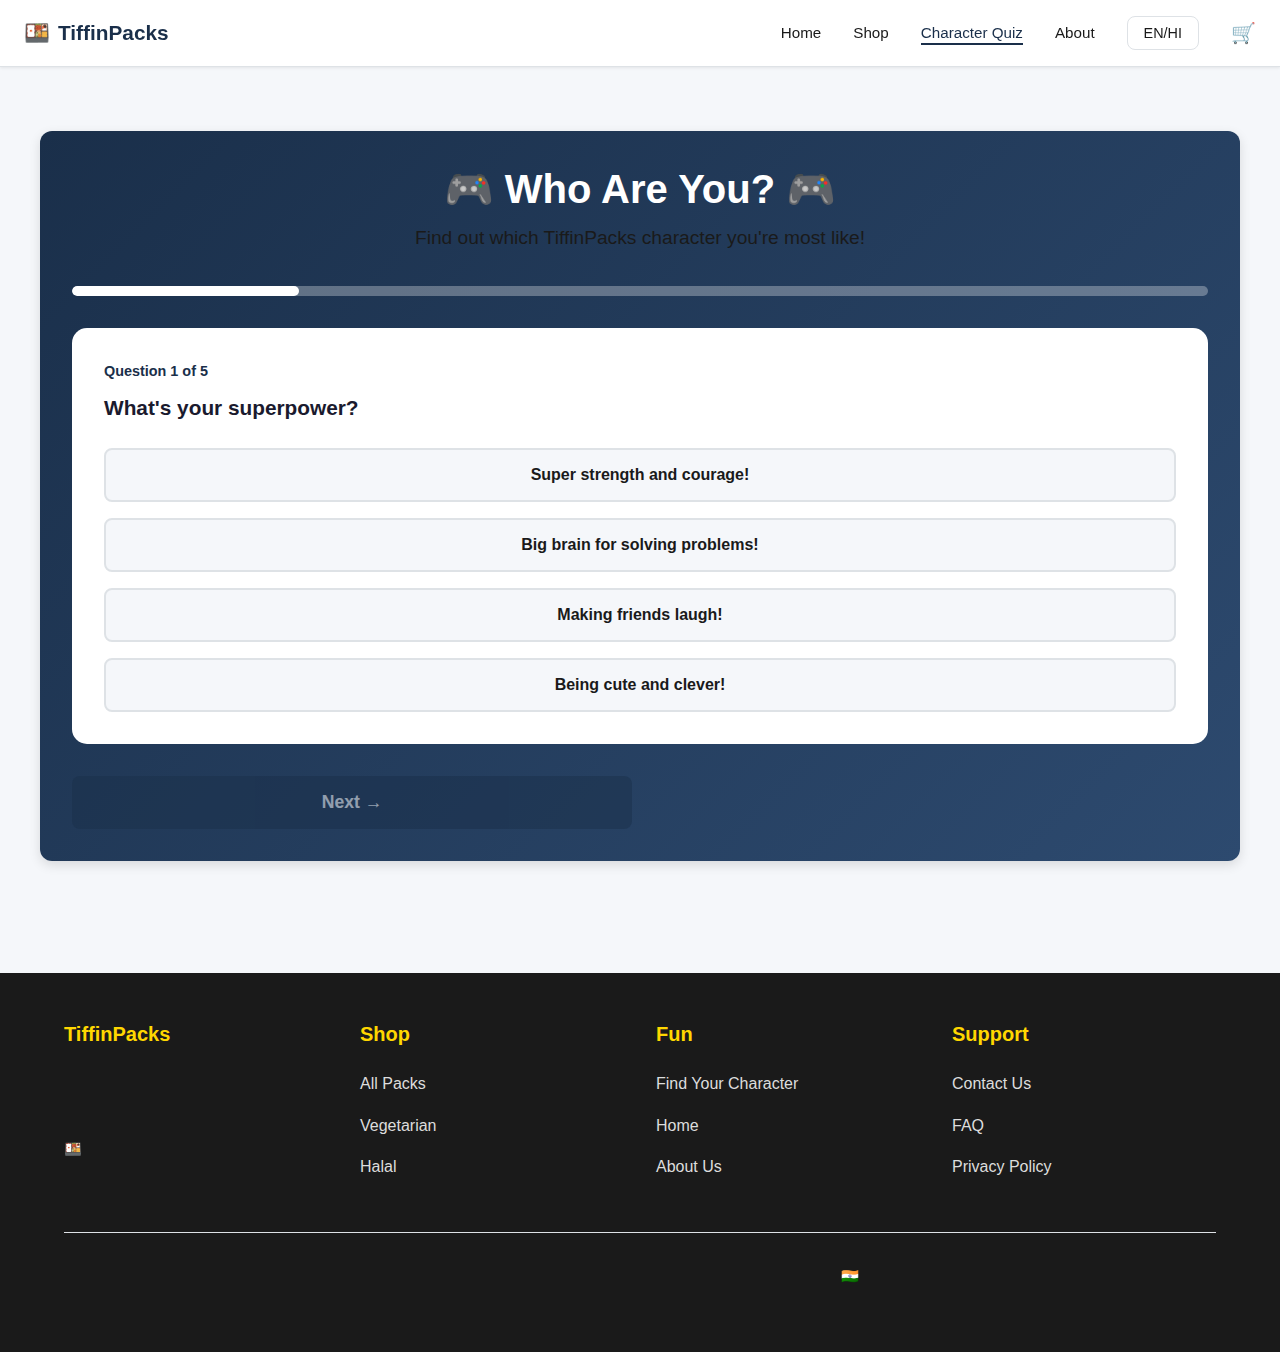
<file: character-quiz.html>
<!DOCTYPE html>
<html lang="en">
<head>
  <meta charset="UTF-8">
  <meta name="viewport" content="width=device-width, initial-scale=1.0">
  <title>Which TiffinPacks Character Are You? - Fun Quiz Game</title>
  <meta name="description" content="Take the fun quiz and discover which TiffinPacks character you're most like!">
  <link rel="stylesheet" href="styles.css">
  <style>
    .quiz-container {
      background: linear-gradient(135deg, #1a2f4a 0%, #2d4a6f 100%);
      border-radius: 12px;
      padding: 2rem;
      margin: 2rem 0;
      box-shadow: 0 4px 12px rgba(0, 0, 0, 0.12);
    }

    .quiz-header {
      text-align: center;
      color: white;
      margin-bottom: 2rem;
    }

    .quiz-header h1 {
      color: white;
      font-size: 2.5rem;
      margin-bottom: 0.5rem;
      animation: bounce 2s infinite;
    }

    @keyframes bounce {
      0%, 100% { transform: translateY(0); }
      50% { transform: translateY(-10px); }
    }

    .question-box {
      background: white;
      border-radius: 15px;
      padding: 2rem;
      margin-bottom: 1.5rem;
    }

    .question-number {
      font-size: 0.9rem;
      color: #1a2f4a;
      font-weight: 700;
      margin-bottom: 0.5rem;
    }

    .question-text {
      font-size: 1.3rem;
      font-weight: 600;
      color: #1A1A2E;
      margin-bottom: 1.5rem;
    }

    .answer-options {
      display: grid;
      gap: 1rem;
    }

    .answer-btn {
      background: #F5F7FA;
      border: 2px solid #DEE2E6;
      border-radius: 8px;
      padding: 1rem 1.5rem;
      font-size: 1rem;
      font-weight: 600;
      color: #1a1a1a;
      cursor: pointer;
      transition: all 0.3s ease;
      text-align: left;
    }

    .answer-btn:hover {
      background: #1a2f4a;
      color: white;
      border-color: #0f1f30;
      transform: translateX(5px);
    }

    .answer-btn.selected {
      background: #1a2f4a;
      color: white;
      border-color: #0f1f30;
    }

    .progress-bar {
      width: 100%;
      height: 10px;
      background: rgba(255, 255, 255, 0.3);
      border-radius: 10px;
      margin-bottom: 2rem;
      overflow: hidden;
    }

    .progress-fill {
      height: 100%;
      background: white;
      border-radius: 10px;
      transition: width 0.3s ease;
    }

    .quiz-buttons {
      display: grid;
      grid-template-columns: 1fr 1fr;
      gap: 1rem;
      margin-top: 2rem;
    }

    .quiz-buttons button {
      padding: 1rem;
      font-size: 1.1rem;
    }

    .result-card {
      background: white;
      border-radius: 20px;
      padding: 2rem;
      text-align: center;
      box-shadow: var(--shadow-lg);
    }

    .character-emoji {
      font-size: 5rem;
      margin: 1rem 0;
      animation: bounce 2s infinite;
    }

    .character-name {
      font-size: 2rem;
      font-weight: 700;
      color: #FF6B35;
      margin: 1rem 0;
    }

    .character-message {
      font-size: 1.2rem;
      color: #555;
      margin: 1rem 0;
      line-height: 1.8;
    }

    .character-products {
      background: #FFF5F0;
      border-radius: 15px;
      padding: 1.5rem;
      margin: 1.5rem 0;
    }

    .character-products h4 {
      color: #FF6B35;
      margin-bottom: 1rem;
    }

    .product-list {
      list-style: none;
      text-align: left;
    }

    .product-list li {
      padding: 0.5rem 0;
      color: #555;
    }

    .product-list li::before {
      content: "🌟 ";
      margin-right: 0.5rem;
    }

    .quiz-hidden {
      display: none !important;
    }

    .character-badge {
      display: inline-block;
      padding: 0.5rem 1rem;
      border-radius: 20px;
      font-weight: 600;
      font-size: 0.9rem;
      margin-top: 1rem;
    }

    .badge-bheem {
      background: rgba(255, 71, 87, 0.2);
      color: #FF4757;
    }

    .badge-auggie {
      background: rgba(46, 213, 115, 0.2);
      color: #2ED573;
    }

    .badge-motu {
      background: rgba(9, 132, 227, 0.2);
      color: #0984E3;
    }

    .badge-cockroach {
      background: rgba(162, 155, 254, 0.2);
      color: #A29BFE;
    }
  </style>
</head>
<body>
  <!-- HEADER & NAVIGATION -->
  <header>
    <div class="header-content">
      <div class="logo">
        <span>🍱</span>
        <span>TiffinPacks</span>
      </div>
      
      <div class="header-right">
        <nav>
          <ul>
            <li><a href="index.html" data-i18n="home">Home</a></li>
            <li><a href="shop.html" data-i18n="shop">Shop</a></li>
            <li><a href="character-quiz.html" data-i18n="quiz">Character Quiz</a></li>
            <li><a href="about.html" data-i18n="about">About</a></li>
          </ul>
        </nav>
        
        <button class="language-toggle" onclick="toggleLanguage()">EN/HI</button>

        <a href="cart.html" class="cart-icon">
          🛒
          <span class="cart-count" style="display: none;">0</span>
        </a>
      </div>
    </div>
  </header>

  <!-- MAIN CONTENT -->
  <main>
    <div class="container" style="padding: var(--spacing-lg) 0;">
      <!-- QUIZ SECTION -->
      <div id="quiz-section">
        <div class="quiz-container">
          <div class="quiz-header">
            <h1 data-i18n="quiz_title">🎮 Who Are You? 🎮</h1>
            <p style="font-size: 1.2rem; margin: 0;" data-i18n="quiz_subtitle">Find out which TiffinPacks character you're most like!</p>
          </div>

          <!-- PROGRESS BAR -->
          <div class="progress-bar">
            <div class="progress-fill" id="progress-fill" style="width: 0%;"></div>
          </div>

          <!-- QUESTION BOX -->
          <div class="question-box">
            <div class="question-number" id="question-number">Question 1 of 5</div>
            <div class="question-text" id="question-text"></div>
            <div class="answer-options" id="answer-options"></div>
          </div>

          <!-- QUIZ BUTTONS -->
          <div class="quiz-buttons">
            <button class="btn btn-outline" id="prev-btn" onclick="previousQuestion()" style="display: none;">← Previous</button>
            <button class="btn btn-primary" id="next-btn" onclick="nextQuestion()" disabled>Next →</button>
          </div>
        </div>
      </div>

      <!-- RESULT SECTION -->
      <div id="result-section" class="quiz-hidden">
        <div class="result-card" id="result-card">
          <!-- Result loaded by JavaScript -->
        </div>

        <div style="text-align: center; margin-top: 2rem;">
          <button class="btn btn-primary" onclick="retakeQuiz()" style="margin-right: 1rem;">🔄 Retake Quiz</button>
          <a href="shop.html" class="btn btn-secondary">🛒 Shop Your Pack</a>
        </div>
      </div>
    </div>
  </main>

  <!-- FOOTER -->
  <footer>
    <div class="container">
      <div class="footer-content">
        <div class="footer-section">
          <h4>TiffinPacks</h4>
          <p>Character-themed lunch kits for kids in India!</p>
          <p style="font-size: 0.9rem; margin-top: 1rem;">🍱 2026 | Made for kids, loved by parents.</p>
        </div>

        <div class="footer-section">
          <h4>Shop</h4>
          <ul>
            <li><a href="shop.html">All Packs</a></li>
            <li><a href="shop.html">Vegetarian</a></li>
            <li><a href="shop.html">Halal</a></li>
          </ul>
        </div>

        <div class="footer-section">
          <h4>Fun</h4>
          <ul>
            <li><a href="character-quiz.html">Find Your Character</a></li>
            <li><a href="index.html">Home</a></li>
            <li><a href="about.html">About Us</a></li>
          </ul>
        </div>

        <div class="footer-section">
          <h4>Support</h4>
          <ul>
            <li><a href="#contact">Contact Us</a></li>
            <li><a href="#faq">FAQ</a></li>
            <li><a href="#">Privacy Policy</a></li>
          </ul>
        </div>
      </div>

      <div class="footer-bottom">
        <p>&copy; 2026 TiffinPacks. All rights reserved. Made for every Indian kid! 🇮🇳</p>
      </div>
    </div>
  </footer>

  <script src="language.js"></script>
  <script src="data.js"></script>
  <script src="app.js"></script>

  <script>
    function toggleLanguage() {
      const newLang = currentLanguage === 'en' ? 'hi' : 'en';
      setLanguage(newLang);
      updateLanguageButton();
    }
    
    function updateLanguageButton() {
      const btn = document.querySelector('.language-toggle');
      btn.textContent = currentLanguage === 'en' ? 'EN/HI' : 'HI/EN';
    }
    
    document.addEventListener('DOMContentLoaded', () => {
      updateLanguageButton();
    });

    /**
     * Character Quiz Game
     * Kids answer fun questions to discover which TiffinPacks character they're most like!
     */

    // Quiz questions
    const quizQuestions = [
      {
        question: "quiz_q1",
        answers: [
          { text: "quiz_q1_a1", character: "bheem", points: { bheem: 3, auggie: 0, motu: 1, cockroach: 1 } },
          { text: "quiz_q1_a2", character: "auggie", points: { bheem: 0, auggie: 3, motu: 1, cockroach: 1 } },
          { text: "quiz_q1_a3", character: "motu", points: { bheem: 1, auggie: 0, motu: 3, cockroach: 2 } },
          { text: "quiz_q1_a4", character: "cockroach", points: { bheem: 0, auggie: 1, motu: 1, cockroach: 3 } }
        ]
      },
      {
        question: "quiz_q2",
        answers: [
          { text: "quiz_q2_a1", character: "bheem", points: { bheem: 3, auggie: 1, motu: 0, cockroach: 0 } },
          { text: "quiz_q2_a2", character: "auggie", points: { bheem: 0, auggie: 3, motu: 0, cockroach: 1 } },
          { text: "quiz_q2_a3", character: "motu", points: { bheem: 1, auggie: 0, motu: 3, cockroach: 0 } },
          { text: "quiz_q2_a4", character: "cockroach", points: { bheem: 0, auggie: 1, motu: 1, cockroach: 3 } }
        ]
      },
      {
        question: "quiz_q3",
        answers: [
          { text: "quiz_q3_a1", character: "bheem", points: { bheem: 3, auggie: 0, motu: 1, cockroach: 0 } },
          { text: "quiz_q3_a2", character: "auggie", points: { bheem: 0, auggie: 3, motu: 0, cockroach: 1 } },
          { text: "quiz_q3_a3", character: "motu", points: { bheem: 1, auggie: 1, motu: 3, cockroach: 1 } },
          { text: "quiz_q3_a4", character: "cockroach", points: { bheem: 1, auggie: 1, motu: 1, cockroach: 3 } }
        ]
      },
      {
        question: "quiz_q4",
        answers: [
          { text: "quiz_q4_a1", character: "bheem", points: { bheem: 3, auggie: 1, motu: 0, cockroach: 0 } },
          { text: "quiz_q4_a2", character: "auggie", points: { bheem: 0, auggie: 3, motu: 1, cockroach: 0 } },
          { text: "quiz_q4_a3", character: "motu", points: { bheem: 0, auggie: 0, motu: 3, cockroach: 2 } },
          { text: "quiz_q4_a4", character: "cockroach", points: { bheem: 0, auggie: 1, motu: 2, cockroach: 3 } }
        ]
      },
      {
        question: "quiz_q5",
        answers: [
          { text: "quiz_q5_a1", character: "bheem", points: { bheem: 3, auggie: 0, motu: 1, cockroach: 0 } },
          { text: "quiz_q5_a2", character: "auggie", points: { bheem: 0, auggie: 3, motu: 1, cockroach: 1 } },
          { text: "quiz_q5_a3", character: "motu", points: { bheem: 1, auggie: 0, motu: 3, cockroach: 2 } },
          { text: "quiz_q5_a4", character: "cockroach", points: { bheem: 0, auggie: 1, motu: 2, cockroach: 3 } }
        ]
      }
    ];

    // Character results
    const characters = {
      bheem: {
        name: "bheem_name",
        emoji: "💪",
        message: "bheem_result",
        products: ["Chota Bheem Power Pack", "Bheem's Energy Spirals"],
        color: "bheem"
      },
      auggie: {
        name: "auggie_name",
        emoji: "🧠",
        message: "auggie_result",
        products: ["Auggie Smart Stack", "Auggie's Brain Boost Mix"],
        color: "auggie"
      },
      motu: {
        name: "motu_name",
        emoji: "🚂",
        message: "motu_result",
        products: ["Motu Patlu Adventure Mix"],
        color: "motu"
      },
      cockroach: {
        name: "cockroach_name",
        emoji: "🦗",
        message: "cockroach_result",
        products: ["Cockroach Squad Sweet Bites"],
        color: "cockroach"
      }
    };

    // Quiz state
    let currentQuestion = 0;
    let scores = { bheem: 0, auggie: 0, motu: 0, cockroach: 0 };
    let selectedAnswers = [];

    /**
     * Load and display current question
     */
    function loadQuestion() {
      const question = quizQuestions[currentQuestion];
      const progress = ((currentQuestion + 1) / quizQuestions.length) * 100;

      // Update progress bar
      document.getElementById('progress-fill').style.width = progress + '%';

      // Update question number
      document.getElementById('question-number').textContent = `${t('question')} ${currentQuestion + 1} ${t('of')} ${quizQuestions.length}`;

      // Update question text - translate the key
      document.getElementById('question-text').textContent = t(question.question);

      // Load answer options
      const answerOptions = document.getElementById('answer-options');
      answerOptions.innerHTML = '';

      question.answers.forEach((answer, index) => {
        const btn = document.createElement('button');
        btn.className = 'answer-btn';
        btn.textContent = t(answer.text);  // Translate the answer text
        btn.onclick = () => selectAnswer(index);
        
        if (selectedAnswers[currentQuestion] === index) {
          btn.classList.add('selected');
        }

        answerOptions.appendChild(btn);
      });

      // Update button states
      const prevBtn = document.getElementById('prev-btn');
      const nextBtn = document.getElementById('next-btn');

      prevBtn.style.display = currentQuestion === 0 ? 'none' : 'block';
      nextBtn.disabled = selectedAnswers[currentQuestion] === undefined;
      nextBtn.textContent = currentQuestion === quizQuestions.length - 1 ? 'See Result →' : 'Next →';
    }

    /**
     * Select an answer
     */
    function selectAnswer(index) {
      selectedAnswers[currentQuestion] = index;
      
      // Update scores
      const question = quizQuestions[currentQuestion];
      const answer = question.answers[index];
      
      scores.bheem += answer.points.bheem;
      scores.auggie += answer.points.auggie;
      scores.motu += answer.points.motu;
      scores.cockroach += answer.points.cockroach;

      // Update button states
      document.getElementById('next-btn').disabled = false;

      // Visual feedback
      const buttons = document.querySelectorAll('.answer-btn');
      buttons.forEach((btn, i) => {
        btn.classList.remove('selected');
        if (i === index) {
          btn.classList.add('selected');
        }
      });
    }

    /**
     * Go to next question
     */
    function nextQuestion() {
      if (currentQuestion < quizQuestions.length - 1) {
        currentQuestion++;
        loadQuestion();
      } else {
        // Show results
        showResults();
      }
    }

    /**
     * Go to previous question
     */
    function previousQuestion() {
      if (currentQuestion > 0) {
        currentQuestion--;
        loadQuestion();
      }
    }

    /**
     * Calculate and show results
     */
    function showResults() {
      // Find character with highest score
      let maxScore = 0;
      let resultCharacter = '';

      for (const [character, score] of Object.entries(scores)) {
        if (score > maxScore) {
          maxScore = score;
          resultCharacter = character;
        }
      }

      const result = characters[resultCharacter];

      // Build result HTML - translate the character name and message
      const resultHTML = `
        <div class="character-emoji">${result.emoji}</div>
        <div class="character-name">${t(result.name)}</div>
        <div class="character-message">${t(result.message)}</div>
        <div class="character-badge badge-${result.color}">
          ⭐ You Are This Character! ⭐
        </div>
        <div class="character-products">
          <h4>🎁 Perfect TiffinPacks For You:</h4>
          <ul class="product-list">
            ${result.products.map(product => `<li>${product}</li>`).join('')}
          </ul>
        </div>
        <p style="color: #555; margin-top: 1rem; font-size: 0.95rem;">
          These packs have the nutrition that matches your energy and personality! 💛
        </p>
      `;

      document.getElementById('result-card').innerHTML = resultHTML;

      // Hide quiz, show results
      document.getElementById('quiz-section').classList.add('quiz-hidden');
      document.getElementById('result-section').classList.remove('quiz-hidden');
    }

    /**
     * Retake quiz
     */
    function retakeQuiz() {
      currentQuestion = 0;
      scores = { bheem: 0, auggie: 0, motu: 0, cockroach: 0 };
      selectedAnswers = [];

      document.getElementById('quiz-section').classList.remove('quiz-hidden');
      document.getElementById('result-section').classList.add('quiz-hidden');

      loadQuestion();
    }

    /**
     * Initialize quiz
     */
    document.addEventListener('DOMContentLoaded', () => {
      loadQuestion();
    });
  </script>
</body>
</html>
</file>
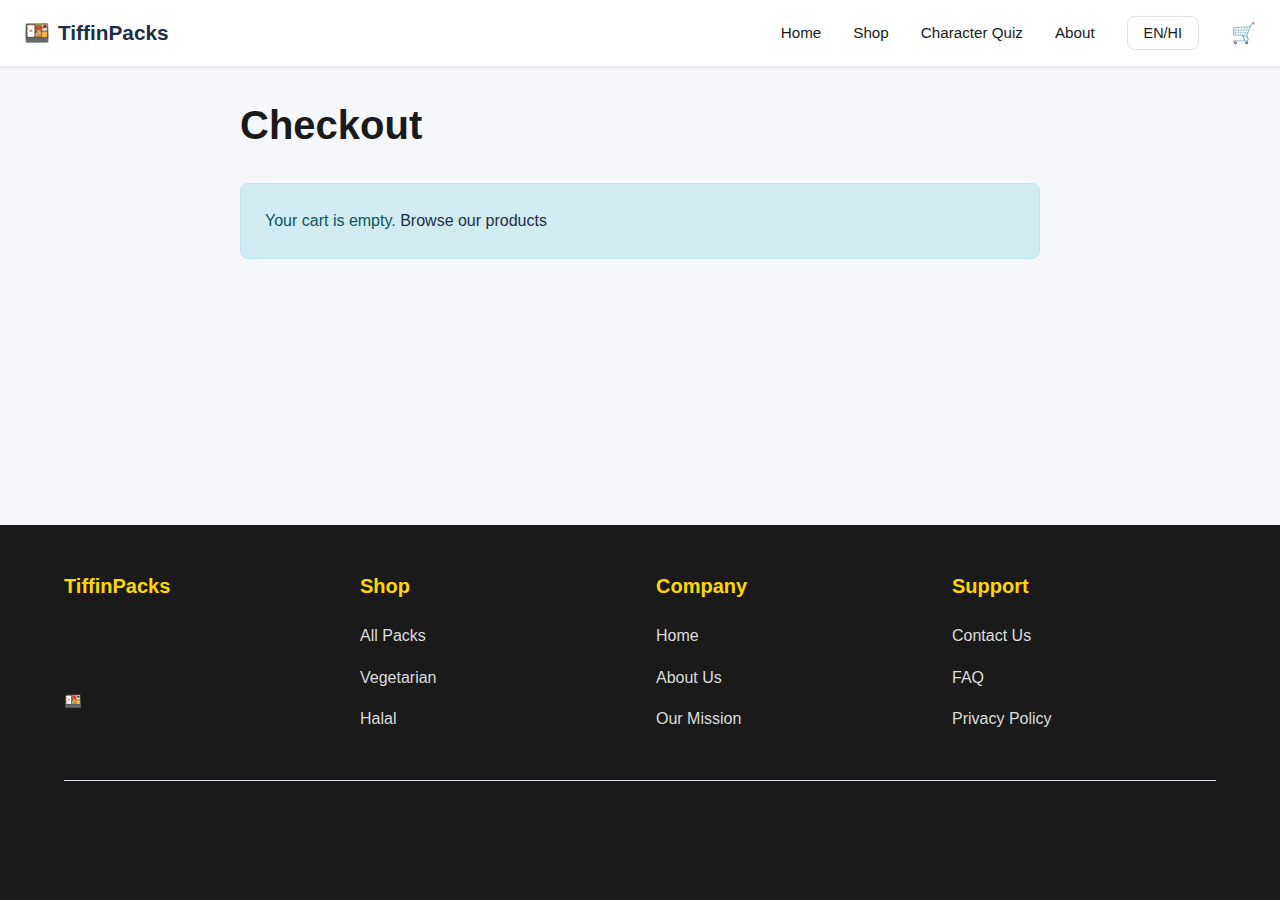
<file: checkout.html>
<!DOCTYPE html>
<html lang="en">
<head>
  <meta charset="UTF-8">
  <meta name="viewport" content="width=device-width, initial-scale=1.0">
  <title>Checkout - TiffinPacks</title>
  <meta name="description" content="Complete your TiffinPacks order at checkout.">
  <link rel="stylesheet" href="styles.css">
</head>
<body>
  <!-- HEADER & NAVIGATION -->
  <header>
    <div class="header-content">
      <div class="logo">
        <span>🍱</span>
        <span>TiffinPacks</span>
      </div>
      
      <div class="header-right">
        <nav>
          <ul>
            <li><a href="index.html" data-i18n="home">Home</a></li>
            <li><a href="shop.html" data-i18n="shop">Shop</a></li>
            <li><a href="character-quiz.html" data-i18n="quiz">Character Quiz</a></li>
            <li><a href="about.html" data-i18n="about">About</a></li>
          </ul>
        </nav>
        
        <button class="language-toggle" onclick="toggleLanguage()">EN/HI</button>

        <a href="cart.html" class="cart-icon">
          🛒
          <span class="cart-count" style="display: none;">0</span>
        </a>
      </div>
    </div>
  </header>

  <!-- MAIN CONTENT -->
  <main>
    <div class="container" style="padding: var(--spacing-lg) 0; max-width: 800px;">
      <h1 style="margin-bottom: var(--spacing-lg);">Checkout</h1>

      <!-- ERROR MESSAGES -->
      <div id="form-errors"></div>

      <!-- CHECKOUT FORM -->
      <div id="checkout-form">
        <form onsubmit="submitCheckoutForm(event)" novalidate>
          <!-- CONTACT INFORMATION -->
          <fieldset style="border: none; padding: 0; margin-bottom: var(--spacing-lg);">
            <legend style="font-size: 1.3rem; font-weight: 700; margin-bottom: var(--spacing-md);">Contact Information</legend>

            <div class="form-group">
              <label for="name" class="required">Full Name</label>
              <input 
                type="text" 
                id="name" 
                name="name" 
                placeholder="John Doe"
                required
              >
            </div>

            <div class="form-group">
              <label for="email" class="required">Email Address</label>
              <input 
                type="email" 
                id="email" 
                name="email" 
                placeholder="parent@example.com"
                required
              >
            </div>

            <div class="form-group">
              <label for="phone">Phone (Optional)</label>
              <input 
                type="tel" 
                id="phone" 
                name="phone" 
                placeholder="+1 (555) 123-4567"
              >
            </div>
          </fieldset>

          <!-- SHIPPING ADDRESS -->
          <fieldset style="border: none; padding: 0; margin-bottom: var(--spacing-lg);">
            <legend style="font-size: 1.3rem; font-weight: 700; margin-bottom: var(--spacing-md);">Shipping Address</legend>

            <div class="form-group">
              <label for="address" class="required">Street Address</label>
              <input 
                type="text" 
                id="address" 
                name="address" 
                placeholder="123 Main Street"
                required
              >
            </div>

            <div style="display: grid; grid-template-columns: 2fr 1fr; gap: var(--spacing-md);">
              <div class="form-group">
                <label for="city">City / Town</label>
                <input 
                  type="text" 
                  id="city" 
                  name="city" 
                  placeholder="New York"
                >
              </div>

              <div class="form-group">
                <label for="zip">Postal Code</label>
                <input 
                  type="text" 
                  id="zip" 
                  name="zip" 
                  placeholder="10001"
                >
              </div>
            </div>

            <div class="form-group">
              <label for="country" class="required">Country</label>
              <select id="country" name="country" required>
                <option value="">Select Country</option>
                <option value="india">India</option>
                <option value="usa">United States</option>
                <option value="canada">Canada</option>
                <option value="uk">United Kingdom</option>
                <option value="other">Other</option>
              </select>
            </div>
          </fieldset>

          <!-- PAYMENT METHOD -->
          <fieldset style="border: none; padding: 0; margin-bottom: var(--spacing-lg);">
            <legend style="font-size: 1.3rem; font-weight: 700; margin-bottom: var(--spacing-md);">Payment Method</legend>

            <div class="form-group">
              <label for="payment" class="required">Select Payment Method</label>
              <select id="payment" name="payment" required>
                <option value="">Choose a payment method</option>
                <option value="credit-card">Credit/Debit Card</option>
                <option value="paypal">PayPal</option>
                <option value="bank-transfer">Bank Transfer</option>
                <option value="upi">UPI (India)</option>
              </select>
            </div>

            <div class="trust-note">
              <strong>Demo Mode:</strong> This is a demo checkout. No real payment will be processed. Your order would be confirmed with selected payment method.
            </div>
          </fieldset>

          <!-- ORDER SUMMARY -->
          <div class="card" style="margin-bottom: var(--spacing-lg);">
            <h3 style="margin-bottom: var(--spacing-md);">Order Summary</h3>
            <div id="checkout-order-summary" style="margin-bottom: var(--spacing-md);">
              <!-- Summary loaded by JS -->
            </div>
            <div class="summary-total">
              Total: <span id="checkout-total">$0.00</span>
            </div>
          </div>

          <!-- SUBMIT BUTTON -->
          <button 
            type="submit" 
            class="btn btn-primary btn-block"
            style="padding: var(--spacing-md); font-size: 1.1rem;"
          >
            Complete Purchase
          </button>

          <button 
            type="button"
            class="btn btn-outline btn-block"
            style="margin-top: var(--spacing-sm);"
            onclick="window.location.href='cart.html'"
          >
            ← Back to Cart
          </button>
        </form>
      </div>

      <!-- ORDER CONFIRMATION -->
      <div id="confirmation-box" style="display: none;">
        <!-- Confirmation message loaded by JS -->
      </div>
    </div>
  </main>

  <!-- FOOTER -->
  <footer>
    <div class="container">
      <div class="footer-content">
        <div class="footer-section">
          <h4>TiffinPacks</h4>
          <p>Affordable, nutritious, culturally inclusive Indian snack kits for kids.</p>
          <p style="font-size: 0.9rem; margin-top: 1rem;">🍱 2026 | Made with care for families.</p>
        </div>

        <div class="footer-section">
          <h4>Shop</h4>
          <ul>
            <li><a href="shop.html">All Packs</a></li>
            <li><a href="shop.html">Vegetarian</a></li>
            <li><a href="shop.html">Halal</a></li>
          </ul>
        </div>

        <div class="footer-section">
          <h4>Company</h4>
          <ul>
            <li><a href="index.html">Home</a></li>
            <li><a href="about.html">About Us</a></li>
            <li><a href="about.html">Our Mission</a></li>
          </ul>
        </div>

        <div class="footer-section">
          <h4>Support</h4>
          <ul>
            <li><a href="#contact">Contact Us</a></li>
            <li><a href="#faq">FAQ</a></li>
            <li><a href="#">Privacy Policy</a></li>
          </ul>
        </div>
      </div>

      <div class="footer-bottom">
        <p>&copy; 2026 TiffinPacks. All rights reserved.</p>
      </div>
    </div>
  </footer>

  <script src="data.js"></script>
  <script src="language.js"></script>
  <script src="app.js"></script>
  <script>
    function toggleLanguage() {
      const newLang = currentLanguage === 'en' ? 'hi' : 'en';
      setLanguage(newLang);
      updateLanguageButton();
    }
    
    function updateLanguageButton() {
      const btn = document.querySelector('.language-toggle');
      btn.textContent = currentLanguage === 'en' ? 'EN/HI' : 'HI/EN';
    }
    
    document.addEventListener('DOMContentLoaded', () => {
      updateLanguageButton();
    });
    
    /**
     * Checkout Page: Form validation and order processing
     */

    /**
     * Load order summary from cart
     */
    function loadOrderSummary() {
      const cart = getCart();
      const total = getCartTotal();

      let summaryHTML = '';

      if (cart.length > 0) {
        summaryHTML = cart
          .map(item => `
            <div style="display: flex; justify-content: space-between; padding: var(--spacing-sm) 0; border-bottom: 1px solid var(--border);">
              <span>${item.name} × ${item.quantity}</span>
              <span style="font-weight: 600;">$${(item.price * item.quantity).toFixed(2)}</span>
            </div>
          `)
          .join('');
      } else {
        summaryHTML = '<p style="color: var(--text-light);">Your cart is empty.</p>';
      }

      document.getElementById('checkout-order-summary').innerHTML = summaryHTML;
      document.getElementById('checkout-total').textContent = '$' + total.toFixed(2);
    }

    /**
     * Initialize checkout page
     */
    document.addEventListener('DOMContentLoaded', () => {
      loadOrderSummary();
      
      // Redirect to cart if no items
      if (getCartItemCount() === 0) {
        document.getElementById('checkout-form').innerHTML = `
          <div class="alert alert-info">
            Your cart is empty. <a href="shop.html">Browse our products</a>
          </div>
        `;
      }
    });
  </script>
</body>
</html>
</file>
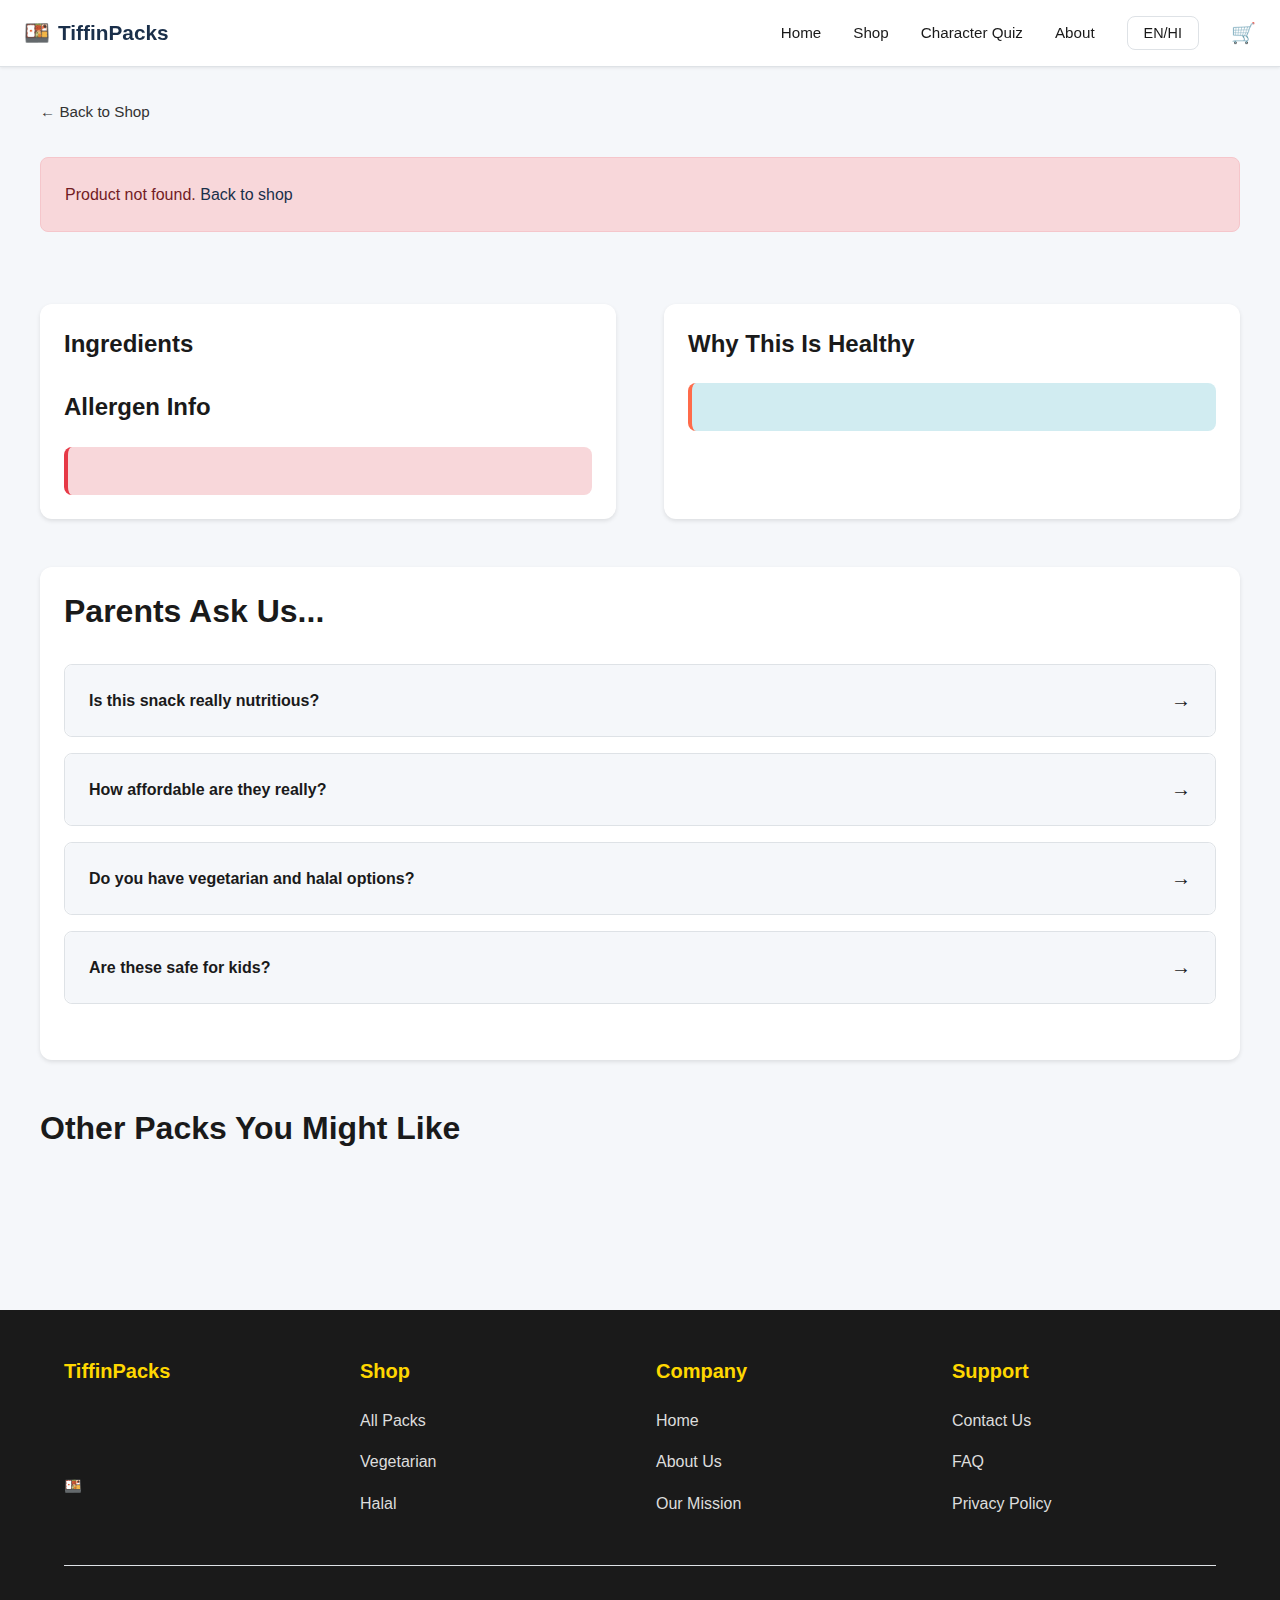
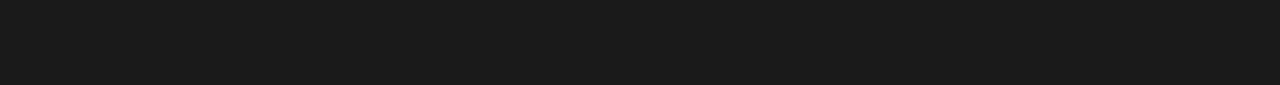
<file: product.html>
<!DOCTYPE html>
<html lang="en">
<head>
  <meta charset="UTF-8">
  <meta name="viewport" content="width=device-width, initial-scale=1.0">
  <title>Product - TiffinPacks Snack Kits</title>
  <meta name="description" content="View detailed product information for TiffinPacks Indian snack kits.">
  <link rel="stylesheet" href="styles.css">
</head>
<body>
  <!-- HEADER & NAVIGATION -->
  <header>
    <div class="header-content">
      <div class="logo">
        <span>🍱</span>
        <span>TiffinPacks</span>
      </div>
      
      <div class="header-right">
        <nav>
          <ul>
            <li><a href="index.html" data-i18n="home">Home</a></li>
            <li><a href="shop.html" data-i18n="shop">Shop</a></li>
            <li><a href="character-quiz.html" data-i18n="quiz">Character Quiz</a></li>
            <li><a href="about.html" data-i18n="about">About</a></li>
          </ul>
        </nav>
        
        <button class="language-toggle" onclick="toggleLanguage()">EN/HI</button>

        <a href="cart.html" class="cart-icon">
          🛒
          <span class="cart-count" style="display: none;">0</span>
        </a>
      </div>
    </div>
  </header>

  <!-- MAIN CONTENT -->
  <main>
    <div class="container" style="padding: var(--spacing-lg) 0;">
      <nav aria-label="Breadcrumb" style="margin-bottom: var(--spacing-lg);">
        <a href="shop.html" style="color: var(--text-light);">← Back to Shop</a>
      </nav>

      <!-- PRODUCT DETAIL SECTION -->
      <div id="product-detail" style="display: grid; grid-template-columns: 1fr 1fr; gap: var(--spacing-xl); margin-bottom: var(--spacing-xl);">
        <!-- Left: Image & Trust Message -->
        <div>
          <div id="product-image" style="
            font-size: 8rem;
            text-align: center;
            padding: var(--spacing-xl);
            background-color: var(--bg-light);
            border-radius: var(--radius-lg);
            margin-bottom: var(--spacing-lg);
            aspect-ratio: 1;
            display: flex;
            align-items: center;
            justify-content: center;
          "></div>

          <div class="trust-note" id="trust-note">
            <!-- Trust note loaded by JS -->
          </div>
        </div>

        <!-- Right: Product Info -->
        <div>
          <h1 id="product-name" style="margin-bottom: var(--spacing-sm);"></h1>
          
          <div style="margin-bottom: var(--spacing-lg);">
            <div id="product-badges" style="margin-bottom: var(--spacing-sm);"></div>
            <p id="product-description" style="color: var(--text-light); font-size: 1.1rem; line-height: 1.6;"></p>
          </div>

          <!-- PRICE & PORTION -->
          <div style="background-color: var(--bg-light); padding: var(--spacing-md); border-radius: var(--radius-md); margin-bottom: var(--spacing-lg);">
            <div style="display: grid; grid-template-columns: 1fr 1fr; gap: var(--spacing-md);">
              <div>
                <p style="color: var(--text-light); font-size: 0.9rem; margin-bottom: var(--spacing-xs);">Price</p>
                <p id="product-price" style="font-size: 2rem; font-weight: 700; color: var(--primary);"></p>
              </div>
              <div>
                <p style="color: var(--text-light); font-size: 0.9rem; margin-bottom: var(--spacing-xs);">Portion Size</p>
                <p id="product-portion" style="font-size: 1.25rem; font-weight: 600;"></p>
              </div>
            </div>
          </div>

          <!-- NUTRITION HIGHLIGHTS -->
          <div style="margin-bottom: var(--spacing-lg);">
            <h3 style="margin-bottom: var(--spacing-sm);">Nutrition Highlights</h3>
            <p id="product-nutrition" style="background: #fff3cd; padding: var(--spacing-md); border-radius: var(--radius-md); border-left: 4px solid var(--accent);"></p>
          </div>

          <!-- QUANTITY SELECTOR & ADD TO CART -->
          <div style="margin-bottom: var(--spacing-lg);">
            <label for="quantity" style="display: block; margin-bottom: var(--spacing-sm); font-weight: 600;">
              Quantity
            </label>
            <div style="display: flex; gap: var(--spacing-sm); align-items: center; margin-bottom: var(--spacing-md);">
              <button class="btn btn-small" onclick="decreaseQuantity()">−</button>
              <input 
                type="number" 
                id="quantity" 
                value="1" 
                min="1" 
                max="10"
                style="width: 80px; text-align: center;"
                aria-label="Product quantity"
              >
              <button class="btn btn-small" onclick="increaseQuantity()">+</button>
            </div>
            <button 
              class="btn btn-primary btn-block" 
              id="add-to-cart-btn"
              onclick="addToCartFromProduct()"
              style="padding: var(--spacing-md);"
            >
              Add to Cart
            </button>
          </div>
        </div>
      </div>

      <!-- PRODUCT DETAILS TABS -->
      <div style="display: grid; grid-template-columns: 1fr 1fr; gap: var(--spacing-xl); margin-bottom: var(--spacing-xl);">
        
        <!-- INGREDIENTS & ALLERGENS -->
        <div class="card">
          <h3 style="margin-bottom: var(--spacing-md);">Ingredients</h3>
          <ul id="ingredients-list" style="list-style: none; margin-bottom: var(--spacing-lg);">
            <!-- Loaded by JS -->
          </ul>

          <h3 style="margin-bottom: var(--spacing-md); margin-top: var(--spacing-lg);">Allergen Info</h3>
          <div id="allergen-info" style="
            background: #f8d7da;
            color: #721c24;
            padding: var(--spacing-md);
            border-radius: var(--radius-md);
            border-left: 4px solid var(--warning);
          ">
            <!-- Loaded by JS -->
          </div>
        </div>

        <!-- NUTRITION INFO -->
        <div class="card">
          <h3 style="margin-bottom: var(--spacing-md);">Why This Is Healthy</h3>
          <div id="product-trustnote-detailed" style="
            background: #d1ecf1;
            color: #0c5460;
            padding: var(--spacing-md);
            border-radius: var(--radius-md);
            border-left: 4px solid var(--secondary);
            line-height: 1.8;
          "></div>
        </div>
      </div>

      <!-- FAQ ACCORDION -->
      <div class="card">
        <h2 style="margin-bottom: var(--spacing-lg);">Parents Ask Us...</h2>
        
        <div class="accordion">
          <div class="accordion-item">
            <button class="accordion-header" aria-expanded="false">
              <span>Is this snack really nutritious?</span>
              <span class="accordion-icon">→</span>
            </button>
            <div class="accordion-content">
              <p>Absolutely. All TiffinPacks are made with whole grains, legumes, and seeds—foods that have nourished Indian families for generations. We include nutrition facts and highlight key benefits (protein, fiber, vitamins) on every pack. No artificial colors, flavors, or preservatives. Just ingredients you'd use at home.</p>
            </div>
          </div>

          <div class="accordion-item">
            <button class="accordion-header" aria-expanded="false">
              <span>How affordable are they really?</span>
              <span class="accordion-icon">→</span>
            </button>
            <div class="accordion-content">
              <p>Under $5 per pack. We focus on efficiency, not fancy packaging. By skipping marketing hype and working directly with ingredient suppliers, we keep costs low for families with tight budgets. For bulk school and NGO orders, we offer further discounts.</p>
            </div>
          </div>

          <div class="accordion-item">
            <button class="accordion-header" aria-expanded="false">
              <span>Do you have vegetarian and halal options?</span>
              <span class="accordion-icon">→</span>
            </button>
            <div class="accordion-content">
              <p>Yes. Each product is clearly labeled. Our vegetarian packs use plant-based proteins (legumes, seeds, nuts). Halal options are certified and made with respect to Islamic dietary laws. We believe food inclusivity is about respecting everyone's values, not just taste buds.</p>
            </div>
          </div>

          <div class="accordion-item">
            <button class="accordion-header" aria-expanded="false">
              <span>Are these safe for kids?</span>
              <span class="accordion-icon">→</span>
            </button>
            <div class="accordion-content">
              <p>Yes. We follow strict food safety standards. All ingredients are sourced from certified suppliers. Allergen information is listed clearly on every pack. We recommend checking allergens if your child has specific sensitivities (e.g., tree nuts). Always supervise children during snacking.</p>
            </div>
          </div>
        </div>
      </div>

      <!-- RELATED PRODUCTS -->
      <div style="margin-top: var(--spacing-xl);">
        <h2 style="margin-bottom: var(--spacing-lg);">Other Packs You Might Like</h2>
        <div class="grid grid-3" id="related-products">
          <!-- Loaded by JS -->
        </div>
      </div>
    </div>
  </main>

  <!-- FOOTER -->
  <footer>
    <div class="container">
      <div class="footer-content">
        <div class="footer-section">
          <h4>TiffinPacks</h4>
          <p>Affordable, nutritious, culturally inclusive Indian snack kits for kids.</p>
          <p style="font-size: 0.9rem; margin-top: 1rem;">🍱 2026 | Made with care for families.</p>
        </div>

        <div class="footer-section">
          <h4>Shop</h4>
          <ul>
            <li><a href="shop.html">All Packs</a></li>
            <li><a href="shop.html">Vegetarian</a></li>
            <li><a href="shop.html">Halal</a></li>
          </ul>
        </div>

        <div class="footer-section">
          <h4>Company</h4>
          <ul>
            <li><a href="index.html">Home</a></li>
            <li><a href="about.html">About Us</a></li>
            <li><a href="about.html">Our Mission</a></li>
          </ul>
        </div>

        <div class="footer-section">
          <h4>Support</h4>
          <ul>
            <li><a href="#contact">Contact Us</a></li>
            <li><a href="#faq">FAQ</a></li>
            <li><a href="#">Privacy Policy</a></li>
          </ul>
        </div>
      </div>

      <div class="footer-bottom">
        <p>&copy; 2026 TiffinPacks. All rights reserved.</p>
      </div>
    </div>
  </footer>

  <script src="language.js"></script>
  <script src="data.js"></script>
  <script src="app.js"></script>
  <script>
    function toggleLanguage() {
      const newLang = currentLanguage === 'en' ? 'hi' : 'en';
      setLanguage(newLang);
      updateLanguageButton();
    }
    
    function updateLanguageButton() {
      const btn = document.querySelector('.language-toggle');
      btn.textContent = currentLanguage === 'en' ? 'EN/HI' : 'HI/EN';
    }
    
    document.addEventListener('DOMContentLoaded', () => {
      updateLanguageButton();
    });
    
    /**
     * Product Detail Page: Load and display product by ID from URL
     */

    /**
     * Get current product
     */
    function getCurrentProduct() {
      const productId = getProductIdFromURL();
      return getProductById(productId);
    }

    /**
     * Increase quantity
     */
    function increaseQuantity() {
      const input = document.getElementById('quantity');
      input.value = Math.min(10, parseInt(input.value) + 1);
    }

    /**
     * Decrease quantity
     */
    function decreaseQuantity() {
      const input = document.getElementById('quantity');
      input.value = Math.max(1, parseInt(input.value) - 1);
    }

    /**
     * Add to cart from product detail page
     */
    function addToCartFromProduct() {
      const product = getCurrentProduct();
      const quantity = parseInt(document.getElementById('quantity').value);
      
      if (product) {
        addToCart(product, quantity);
        // Reset quantity after adding
        document.getElementById('quantity').value = 1;
      }
    }

    /**
     * Load and render product details
     */
    function loadProductDetail() {
      const product = getCurrentProduct();

      if (!product) {
        document.getElementById('product-detail').innerHTML = `
          <div style="grid-column: 1/-1;">
            <div class="alert alert-error">
              Product not found. <a href="shop.html">Back to shop</a>
            </div>
          </div>
        `;
        return;
      }

      // Load product image
      const productImage = document.getElementById('product-image');
      if (typeof product.image === 'string' && /\.(png|jpe?g|webp|gif)$/i.test(product.image)) {
        productImage.innerHTML = `<img src="${product.image}" alt="${product.name}">`;
      } else {
        productImage.textContent = product.image;
      }

      // Load basic info
      document.getElementById('product-name').textContent = product.name;
      document.getElementById('product-price').textContent = '$' + product.price.toFixed(2);
      document.getElementById('product-portion').textContent = product.portion;
      document.getElementById('product-description').textContent = product.description;
      document.getElementById('product-nutrition').textContent = product.nutrition;

      // Load dietary badges
      const badges = product.dietary
        .map(d => `<span class="badge badge-${d}">${d.toUpperCase()}</span>`)
        .join('');
      document.getElementById('product-badges').innerHTML = badges;

      // Load ingredients
      const ingredientsList = product.ingredients
        .map(ing => `<li style="padding: var(--spacing-xs) 0; border-bottom: 1px solid var(--border);">✓ ${ing}</li>`)
        .join('');
      document.getElementById('ingredients-list').innerHTML = ingredientsList;

      // Load allergen info
      const allergenText = product.allergens.length > 0
        ? product.allergens.join(', ')
        : 'No major known allergens';
      document.getElementById('allergen-info').textContent = allergenText;

      // Load trust note
      document.getElementById('product-trustnote-detailed').innerHTML = `
        <strong>Why This Is Healthy:</strong><br><br>
        ${product.trustNote}
      `;
      
      document.getElementById('trust-note').textContent = product.trustNote;

      // Load related products (other products excluding current)
      const related = products
        .filter(p => p.id !== product.id)
        .slice(0, 3);
      renderProductGrid(related, 'related-products');
    }

    /**
     * Initialize on page load
     */
    document.addEventListener('DOMContentLoaded', () => {
      loadProductDetail();
    });
  </script>
</body>
</html>
</file>
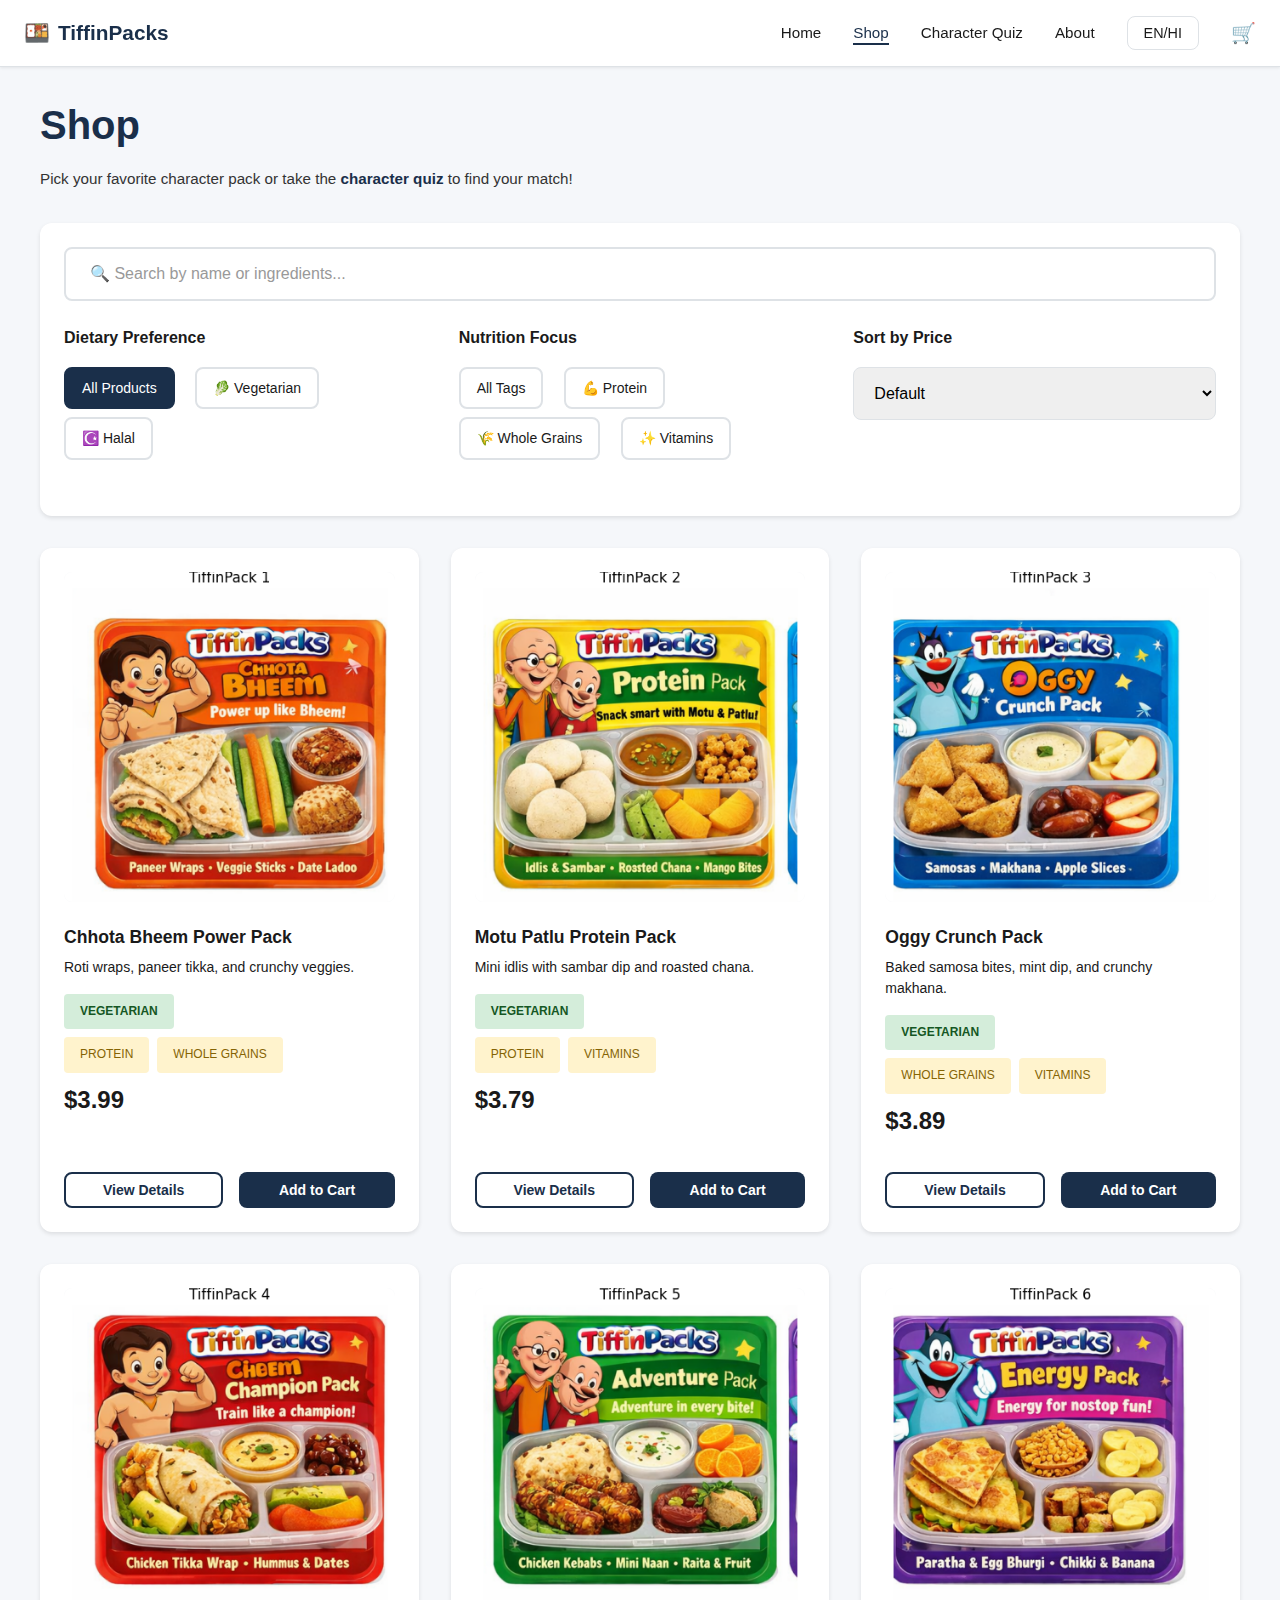
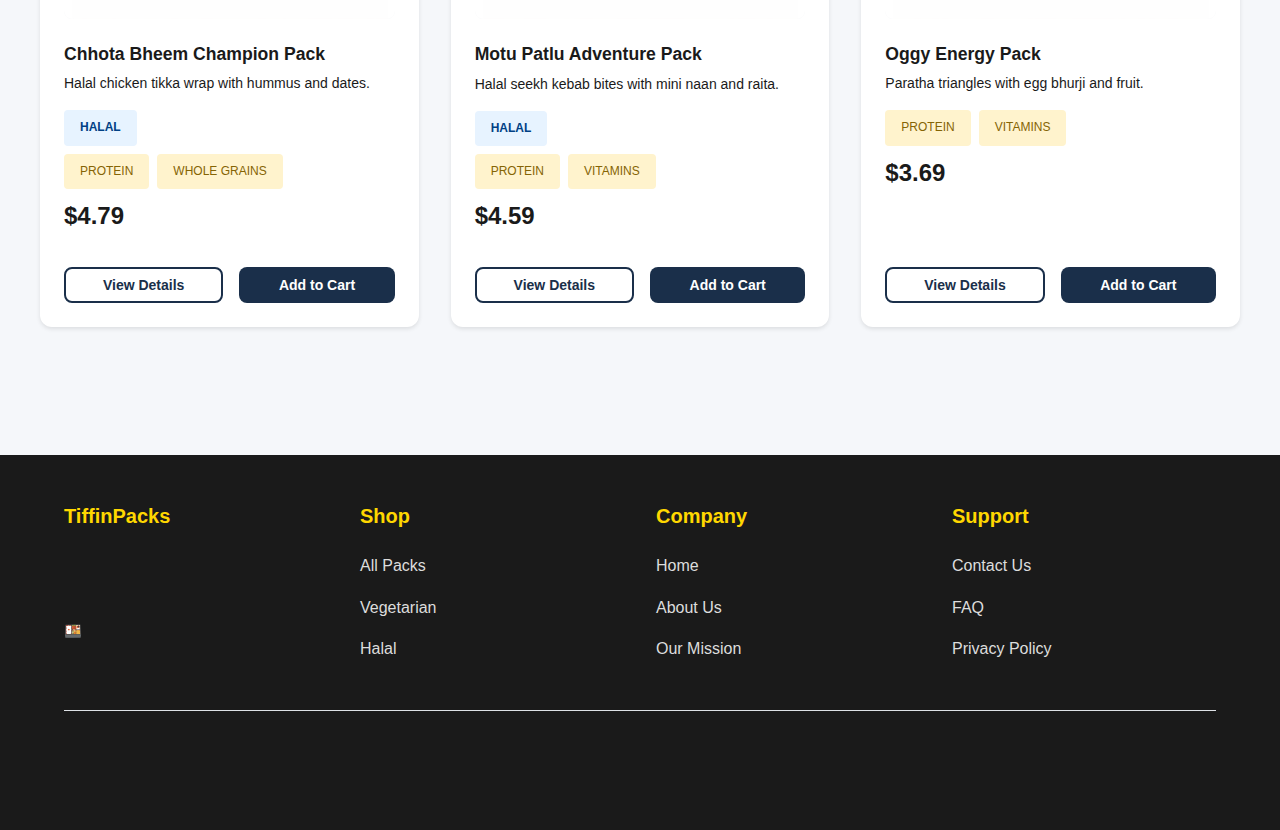
<file: shop.html>
<!DOCTYPE html>
<html lang="en">
<head>
  <meta charset="UTF-8">
  <meta name="viewport" content="width=device-width, initial-scale=1.0">
  <title>Shop - TiffinPacks Snack Kits</title>
  <meta name="description" content="Browse our collection of affordable, nutritious Indian snack kits for kids. Filter by dietary preference and sort by price.">
  <link rel="stylesheet" href="styles.css">
</head>
<body>
  <!-- HEADER & NAVIGATION -->
  <header>
    <div class="header-content">
      <div class="logo">
        <span>🍱</span>
        <span>TiffinPacks</span>
      </div>
      
      <div class="header-right">
        <nav>
          <ul>
            <li><a href="index.html" data-i18n="home">Home</a></li>
            <li><a href="shop.html" data-i18n="shop">Shop</a></li>
            <li><a href="character-quiz.html" data-i18n="quiz">Character Quiz</a></li>
            <li><a href="about.html" data-i18n="about">About</a></li>
          </ul>
        </nav>
        
        <button class="language-toggle" onclick="toggleLanguage()">EN/HI</button>

        <a href="cart.html" class="cart-icon">
          🛒
          <span class="cart-count" style="display: none;">0</span>
        </a>
      </div>
    </div>
  </header>

  <!-- MAIN CONTENT -->
  <main>
    <section class="container" style="padding: var(--spacing-lg) 0;">
      <h1 style="color: var(--primary);" data-i18n="shop">Shop</h1>
      <p style="color: var(--text-light); margin-bottom: var(--spacing-lg); font-size: 0.95rem;">
        Pick your favorite character pack or take the <a href="character-quiz.html" style="font-weight: 600;">character quiz</a> to find your match!
      </p>

      <!-- FILTERS & SEARCH -->
      <div class="filters">
        <!-- SEARCH BAR -->
        <div class="search-bar">
          <input 
            type="text" 
            id="search-input" 
            data-i18n-placeholder="search_placeholder"
            placeholder="🔍 Search by name or ingredients..."
            aria-label="Search products"
          >
        </div>

        <!-- FILTER CONTROLS -->
        <div style="display: grid; grid-template-columns: repeat(auto-fit, minmax(200px, 1fr)); gap: var(--spacing-lg);">
          
          <!-- DIETARY FILTER -->
          <div class="filter-group">
            <label class="filter-label" data-i18n="dietary_preference">Dietary Preference</label>
            <div>
              <span class="filter-chip active" onclick="filterAndRender('dietary', 'all', this)" data-i18n="all_products">
                All Products
              </span>
              <span class="filter-chip" onclick="filterAndRender('dietary', 'vegetarian', this)">
                🥬 Vegetarian
              </span>
              <span class="filter-chip" onclick="filterAndRender('dietary', 'halal', this)">
                ☪️ Halal
              </span>
            </div>
          </div>

          <!-- NUTRITION TAG FILTER -->
          <div class="filter-group">
            <label class="filter-label" data-i18n="nutrition_focus">Nutrition Focus</label>
            <div>
              <span class="filter-chip" onclick="filterAndRender('tag', '', this)" data-i18n="all_tags">
                All Tags
              </span>
              <span class="filter-chip" onclick="filterAndRender('tag', 'Protein', this)">
                💪 Protein
              </span>
              <span class="filter-chip" onclick="filterAndRender('tag', 'Whole Grains', this)">
                🌾 Whole Grains
              </span>
              <span class="filter-chip" onclick="filterAndRender('tag', 'Vitamins', this)">
                ✨ Vitamins
              </span>
            </div>
          </div>

          <!-- PRICE SORT -->
          <div class="filter-group">
            <label class="filter-label" data-i18n="sort_by_price">Sort by Price</label>
            <select id="price-sort" onchange="filterAndRender()" aria-label="Sort by price">
              <option value="default" data-i18n="default">Default</option>
              <option value="low-high" data-i18n="low_to_high">Low to High</option>
              <option value="high-low" data-i18n="high_to_low">High to Low</option>
            </select>
          </div>
        </div>
      </div>

      <!-- PRODUCT GRID -->
      <div class="grid grid-3" id="product-grid" role="region" aria-label="Product listings">
        <!-- Products loaded here by JavaScript -->
      </div>
    </section>
  </main>

  <!-- FOOTER -->
  <footer>
    <div class="container">
      <div class="footer-content">
        <div class="footer-section">
          <h4>TiffinPacks</h4>
          <p>Affordable, nutritious, culturally inclusive Indian snack kits for kids.</p>
          <p style="font-size: 0.9rem; margin-top: 1rem;">🍱 2026 | Made with care for families.</p>
        </div>

        <div class="footer-section">
          <h4>Shop</h4>
          <ul>
            <li><a href="shop.html">All Packs</a></li>
            <li><a href="shop.html">Vegetarian</a></li>
            <li><a href="shop.html">Halal</a></li>
          </ul>
        </div>

        <div class="footer-section">
          <h4>Company</h4>
          <ul>
            <li><a href="index.html">Home</a></li>
            <li><a href="about.html">About Us</a></li>
            <li><a href="about.html">Our Mission</a></li>
          </ul>
        </div>

        <div class="footer-section">
          <h4>Support</h4>
          <ul>
            <li><a href="#contact">Contact Us</a></li>
            <li><a href="#faq">FAQ</a></li>
            <li><a href="#">Privacy Policy</a></li>
          </ul>
        </div>
      </div>

      <div class="footer-bottom">
        <p>&copy; 2026 TiffinPacks. All rights reserved.</p>
      </div>
    </div>
  </footer>

  <script src="language.js"></script>
  <script src="data.js"></script>
  <script src="app.js"></script>
  <script>
    function toggleLanguage() {
      const newLang = currentLanguage === 'en' ? 'hi' : 'en';
      setLanguage(newLang);
      updateLanguageButton();
    }
    
    function updateLanguageButton() {
      const btn = document.querySelector('.language-toggle');
      btn.textContent = currentLanguage === 'en' ? 'EN/HI' : 'HI/EN';
    }
    
    document.addEventListener('DOMContentLoaded', () => {
      updateLanguageButton();
    });

    /**
     * Shop Page: Initialize filters and render products
     */
    
    // State for current filters
    let currentFilters = {
      search: '',
      dietary: 'all',
      tag: '',
      sort: 'default'
    };

    /**
     * Filter and re-render products
     */
    function filterAndRender(filterType, value, element) {
      // Handle filter chips - visual feedback
      if (element) {
        const group = element.parentElement;
        group.querySelectorAll('.filter-chip').forEach(chip => {
          chip.classList.remove('active');
        });
        element.classList.add('active');
      }

      // Update filter state
      if (filterType === 'dietary') {
        currentFilters.dietary = value;
      } else if (filterType === 'tag') {
        currentFilters.tag = value;
      } else if (filterType === 'sort' || filterType === undefined) {
        const sortSelect = document.getElementById('price-sort');
        currentFilters.sort = sortSelect.value;
      }

      // Get filtered products
      const filtered = getFilteredProducts(
        products,
        currentFilters.search,
        currentFilters.dietary,
        currentFilters.tag,
        currentFilters.sort
      );

      // Render
      renderProductGrid(filtered, 'product-grid');
    }

    /**
     * Initialize shop page
     */
    document.addEventListener('DOMContentLoaded', () => {
      // Initial render of all products
      renderProductGrid(products, 'product-grid');

      // Search functionality
      const searchInput = document.getElementById('search-input');
      if (searchInput) {
        searchInput.addEventListener('input', (e) => {
          currentFilters.search = e.target.value;
          filterAndRender();
        });
      }

      // Price sort listener
      const priceSort = document.getElementById('price-sort');
      if (priceSort) {
        priceSort.addEventListener('change', () => {
          filterAndRender();
        });
      }
    });
  </script>
</body>
</html>
</file>
<file: styles.css>
/* ============================================
   TiffinPacks - Responsive E-commerce Site CSS
   Design System & Styling
   ============================================ */

/* ROOT VARIABLES & COLOR SCHEME */
:root {
  /* Brand Colors - Navy Blue & Coral (Professional, High Contrast, Kid-Friendly) */
  --primary: #1a2f4a;      /* Deep navy blue */
  --primary-dark: #0f1f30;
  --primary-light: #2d4a6f;
  --secondary: #FF6B4A;    /* Warm coral orange */
  --accent: #FFD700;       /* Gold */
  --character-bheem: #E63946;   /* Chota Bheem - red */
  --character-auggie: #2D8F50;  /* Auggie - green */
  --character-motu: #1E3A8A;    /* Motu Patlu - dark blue */
  --character-cockroach: #8B5CF6; /* Cockroach - purple */
  
  /* Neutral Colors */
  --text-dark: #1a1a1a;
  --text-light: #333;
  --bg-light: #F5F7FA;     /* Light blue-gray */
  --bg-white: #FFFFFF;
  --border: #DEE2E6;
  --success: #2D8F50;      /* Green */
  --warning: #E63946;      /* Red */
  
  /* Spacing Scale */
  --spacing-xs: 0.5rem;
  --spacing-sm: 1rem;
  --spacing-md: 1.5rem;
  --spacing-lg: 2rem;
  --spacing-xl: 3rem;
  
  /* Typography */
  --font-family: -apple-system, BlinkMacSystemFont, "Segoe UI", Roboto, "Helvetica Neue", Arial, sans-serif;
  --font-size-base: 16px;
  --line-height-base: 1.6;
  
  /* Border Radius */
  --radius-sm: 4px;
  --radius-md: 8px;
  --radius-lg: 12px;
  
  /* Shadow */
  --shadow-sm: 0 2px 4px rgba(0, 0, 0, 0.1);
  --shadow-md: 0 4px 12px rgba(0, 0, 0, 0.12);
  --shadow-lg: 0 8px 24px rgba(0, 0, 0, 0.15);
}

/* ============================================
   ACCESSIBILITY & BASE STYLES
   ============================================ */

* {
  margin: 0;
  padding: 0;
  box-sizing: border-box;
}

html {
  scroll-behavior: smooth;
  font-size: var(--font-size-base);
}

body {
  font-family: var(--font-family);
  color: var(--text-dark);
  background-color: var(--bg-light);
  line-height: var(--line-height-base);
  min-height: 100vh;
  display: flex;
  flex-direction: column;
}

/* Focus styles for keyboard navigation */
a:focus, button:focus, input:focus, textarea:focus, select:focus {
  outline: 3px solid var(--primary);
  outline-offset: 2px;
}

/* Remove outline for mouse users (using :focus-visible for keyboard users) */
a:focus:not(:focus-visible),
button:focus:not(:focus-visible),
input:focus:not(:focus-visible) {
  outline: none;
}

/* ============================================
   TYPOGRAPHY
   ============================================ */

h1, h2, h3, h4, h5, h6 {
  font-weight: 700;
  line-height: 1.3;
  margin-bottom: var(--spacing-sm);
  color: var(--text-dark);
}

h1 {
  font-size: 2.5rem;
}

h2 {
  font-size: 2rem;
}

h3 {
  font-size: 1.5rem;
}

h4 {
  font-size: 1.25rem;
}

p {
  margin-bottom: var(--spacing-sm);
  color: var(--text-dark);
}

a {
  color: var(--primary);
  text-decoration: none;
  transition: color 0.2s ease;
}

a:hover {
  color: var(--primary-dark);
}

/* ============================================
   LAYOUT
   ============================================ */

.container {
  max-width: 1200px;
  margin: 0 auto;
  padding: 0 var(--spacing-md);
}

main {
  flex: 1;
  width: 100%;
}

/* ============================================
   HEADER & NAVIGATION
   ============================================ */

header {
  background-color: var(--bg-white);
  border-bottom: 1px solid var(--border);
  position: sticky;
  top: 0;
  z-index: 100;
  box-shadow: 0 1px 3px rgba(0, 0, 0, 0.08);
}

.header-content {
  display: flex;
  justify-content: space-between;
  align-items: center;
  padding: 1rem var(--spacing-md);
  max-width: 1400px;
  margin: 0 auto;
  width: 100%;
}

.logo {
  font-size: 1.3rem;
  font-weight: 700;
  color: var(--primary);
  display: flex;
  align-items: center;
  gap: 0.5rem;
}

.header-right {
  display: flex;
  align-items: center;
  gap: var(--spacing-lg);
}

nav ul {
  list-style: none;
  display: flex;
  gap: 2rem;
  align-items: center;
}

nav a {
  font-weight: 500;
  color: var(--text-dark);
  transition: color 0.2s ease;
  font-size: 0.95rem;
}

nav a:hover {
  color: var(--primary);
}

nav a.active {
  color: var(--primary);
  border-bottom: 2px solid var(--primary);
  padding-bottom: 2px;
}

.language-toggle {
  background: none;
  border: 1px solid var(--border);
  padding: 0.5rem 1rem;
  border-radius: var(--radius-md);
  cursor: pointer;
  font-weight: 500;
  color: var(--text-dark);
  transition: all 0.2s ease;
  font-size: 0.9rem;
}

.language-toggle:hover {
  background-color: var(--bg-light);
  color: var(--primary);
}

.language-toggle.active {
  background-color: var(--primary);
  color: white;
  border-color: var(--primary);
}

.cart-icon {
  position: relative;
  font-size: 1.25rem;
  cursor: pointer;
  color: var(--text-dark);
  transition: color 0.2s ease;
}

.cart-icon:hover {
  color: var(--primary);
}

.cart-count {
  position: absolute;
  top: -8px;
  right: -8px;
  background-color: var(--warning);
  color: white;
  border-radius: 50%;
  width: 20px;
  height: 20px;
  display: flex;
  align-items: center;
  justify-content: center;
  font-size: 0.75rem;
  font-weight: bold;
}

/* Mobile menu toggle */
.menu-toggle {
  display: none;
  background: none;
  border: none;
  font-size: 1.5rem;
  cursor: pointer;
}

/* ============================================
   BUTTONS
   ============================================ */

button, .btn {
  font-family: var(--font-family);
  font-size: 1rem;
  padding: var(--spacing-sm) var(--spacing-md);
  border: none;
  border-radius: var(--radius-md);
  cursor: pointer;
  font-weight: 600;
  transition: all 0.3s ease;
  display: inline-flex;
  align-items: center;
  justify-content: center;
  gap: var(--spacing-xs);
}

.btn-primary, button {
  background-color: var(--primary);
  color: white;
}

.btn-primary:hover, button:hover {
  background-color: var(--primary-dark);
  transform: translateY(-2px);
  box-shadow: 0 4px 12px rgba(26, 47, 74, 0.2);
}

.btn-secondary {
  background-color: var(--secondary);
  color: white;
}

.btn-secondary:hover {
  background-color: #E85A3A;
}

.btn-outline {
  background-color: transparent;
  border: 2px solid var(--primary);
  color: var(--primary);
}

.btn-outline:hover {
  background-color: var(--primary);
  color: white;
}

.btn-small {
  padding: var(--spacing-xs) var(--spacing-sm);
  font-size: 0.875rem;
}

.btn-block {
  width: 100%;
}

button:disabled {
  opacity: 0.5;
  cursor: not-allowed;
}

/* ============================================
   FORM ELEMENTS
   ============================================ */

input, select, textarea {
  font-family: var(--font-family);
  font-size: 1rem;
  padding: var(--spacing-sm);
  border: 1px solid var(--border);
  border-radius: var(--radius-md);
  width: 100%;
  transition: border-color 0.2s ease, box-shadow 0.2s ease;
}

input:focus, select:focus, textarea:focus {
  border-color: var(--primary);
  box-shadow: 0 0 0 3px rgba(212, 85, 62, 0.1);
}

input::placeholder {
  color: #999;
}

.form-group {
  margin-bottom: var(--spacing-md);
}

label {
  display: block;
  margin-bottom: var(--spacing-xs);
  font-weight: 500;
  color: var(--text-dark);
}

.required::after {
  content: " *";
  color: var(--warning);
}

.form-error {
  color: var(--warning);
  font-size: 0.875rem;
  margin-top: var(--spacing-xs);
}

/* ============================================
   CARDS & PRODUCTS
   ============================================ */

.card {
  background-color: var(--bg-white);
  border-radius: var(--radius-lg);
  padding: var(--spacing-md);
  box-shadow: var(--shadow-sm);
  transition: all 0.3s ease;
  color: var(--text-dark);
}

.card h2, .card h3, .card h4, .card h5, .card h6 {
  color: var(--text-dark);
}

.card p {
  color: var(--text-dark);
}

.card:hover {
  box-shadow: var(--shadow-md);
  transform: translateY(-4px);
}

.product-card {
  display: flex;
  flex-direction: column;
  height: 100%;
}

.product-image {
  font-size: 4rem;
  text-align: center;
  margin-bottom: var(--spacing-md);
  aspect-ratio: 1;
  display: flex;
  align-items: center;
  justify-content: center;
  background-color: var(--bg-light);
  border-radius: var(--radius-md);
  overflow: hidden;
}

.product-image img {
  width: 100%;
  height: 100%;
  object-fit: cover;
  display: block;
}

#product-image img {
  width: 100%;
  height: 100%;
  object-fit: cover;
  display: block;
  border-radius: var(--radius-lg);
}

.product-info {
  flex: 1;
}

.product-name {
  font-size: 1.1rem;
  font-weight: 600;
  margin-bottom: var(--spacing-xs);
  color: var(--text-dark);
}

.product-price {
  font-size: 1.5rem;
  font-weight: 700;
  color: var(--primary);
  margin-bottom: var(--spacing-xs);
}

.product-desc {
  font-size: 0.875rem;
  color: var(--text-light);
  margin-bottom: var(--spacing-sm);
  line-height: 1.5;
}

.badge {
  display: inline-block;
  padding: var(--spacing-xs) var(--spacing-sm);
  border-radius: var(--radius-sm);
  font-size: 0.75rem;
  font-weight: 600;
  text-transform: uppercase;
  margin-right: var(--spacing-xs);
  margin-bottom: var(--spacing-xs);
}

.badge-vegetarian {
  background-color: #d4edda;
  color: #155724;
}

.badge-halal {
  background-color: #e7f3ff;
  color: #004085;
}

.badge-tag {
  background-color: #fff3cd;
  color: #856404;
  font-size: 0.75rem;
  font-weight: 500;
}

.product-actions {
  display: flex;
  gap: var(--spacing-sm);
  margin-top: var(--spacing-md);
  flex-wrap: wrap;
}

.product-actions button {
  flex: 1;
  min-width: 100px;
}

/* ============================================
   GRIDS
   ============================================ */

.grid {
  display: grid;
  gap: var(--spacing-lg);
  margin-bottom: var(--spacing-xl);
  width: 100%;
}

.grid-2 {
  grid-template-columns: repeat(auto-fit, minmax(250px, 1fr));
}

.grid-3 {
  grid-template-columns: repeat(auto-fit, minmax(280px, 1fr));
}

.grid-4 {
  grid-template-columns: repeat(auto-fit, minmax(220px, 1fr));
}

/* ============================================
   HERO SECTION
   ============================================ */

.hero {
  background-color: var(--bg-light);
  color: var(--primary);
  padding: var(--spacing-xl) var(--spacing-md);
  text-align: center;
  border-radius: 12px;
  margin-bottom: var(--spacing-xl);
  border: 2px solid var(--border);
}

.hero h1 {
  color: var(--primary);
  margin-bottom: var(--spacing-md);
  font-size: 2.5rem;
}

.hero p {
  font-size: 1.1rem;
  margin-bottom: var(--spacing-lg);
  font-weight: 400;
  color: var(--text-light);
}

.hero-cta {
  display: flex;
  gap: 1rem;
  justify-content: center;
  flex-wrap: wrap;
  margin-top: 1.5rem;
}

.hero .btn {
  font-size: 1.1rem;
  padding: var(--spacing-sm) var(--spacing-lg);
}

/* ============================================
   VALUE CARDS
   ============================================ */

.value-cards {
  display: grid;
  grid-template-columns: repeat(auto-fit, minmax(280px, 1fr));
  gap: var(--spacing-lg);
  margin: var(--spacing-xl) 0;
}

.value-card {
  background: white;
  padding: var(--spacing-lg);
  border-radius: var(--radius-lg);
  text-align: center;
  box-shadow: var(--shadow-md);
  border-top: 4px solid var(--primary);
}

.value-card h3 {
  color: var(--primary);
  margin-bottom: var(--spacing-md);
}

.value-card p {
  color: var(--text-light);
  font-size: 1rem;
}

/* ============================================
   FILTERS & CONTROLS
   ============================================ */

.filters {
  background: white;
  padding: var(--spacing-md);
  border-radius: var(--radius-lg);
  margin-bottom: var(--spacing-lg);
  box-shadow: var(--shadow-sm);
}

.filter-group {
  margin-bottom: var(--spacing-md);
}

.filter-label {
  display: block;
  font-weight: 600;
  margin-bottom: var(--spacing-sm);
  color: var(--text-dark);
}

.filter-chip {
  display: inline-block;
  padding: var(--spacing-xs) var(--spacing-sm);
  margin-right: var(--spacing-sm);
  margin-bottom: var(--spacing-xs);
  border: 2px solid var(--border);
  background-color: white;
  border-radius: var(--radius-md);
  cursor: pointer;
  transition: all 0.2s ease;
  font-weight: 500;
  font-size: 0.875rem;
}

.filter-chip:hover {
  border-color: var(--primary);
}

.filter-chip.active {
  background-color: var(--primary);
  color: white;
  border-color: var(--primary);
}

.search-bar {
  margin-bottom: var(--spacing-md);
}

.search-bar input {
  padding: var(--spacing-sm) var(--spacing-md);
  border: 2px solid var(--border);
  border-radius: var(--radius-md);
  font-size: 1rem;
}

.search-bar input:focus {
  border-color: var(--primary);
}

/* ============================================
   CART & CHECKOUT
   ============================================ */

.cart-item {
  display: flex;
  gap: var(--spacing-md);
  padding: var(--spacing-md);
  border: 1px solid var(--border);
  border-radius: var(--radius-md);
  margin-bottom: var(--spacing-md);
  align-items: center;
}

.cart-item-image {
  min-width: 100px;
  width: 100px;
  height: 100px;
  text-align: center;
  display: flex;
  align-items: center;
  justify-content: center;
  background-color: var(--bg-light);
  border-radius: var(--radius-md);
  margin-right: var(--spacing-md);
  overflow: hidden;
}

.cart-item-image img {
  width: 100%;
  height: 100%;
  object-fit: cover;
  display: block;
}

.cart-item-details {
  flex: 1;
}

.cart-item-name {
  font-weight: 600;
  margin-bottom: var(--spacing-xs);
}

.cart-item-price {
  color: var(--primary);
  font-weight: 600;
}

.quantity-control {
  display: flex;
  gap: var(--spacing-xs);
  align-items: center;
  margin-bottom: var(--spacing-sm);
}

.quantity-control button {
  width: 30px;
  height: 30px;
  padding: 0;
  font-size: 1rem;
}

.quantity-input {
  width: 50px;
  text-align: center;
  padding: var(--spacing-xs);
}

.item-subtotal {
  font-weight: 600;
  color: var(--text-dark);
}

.cart-summary {
  background: white;
  padding: var(--spacing-lg);
  border-radius: var(--radius-lg);
  border: 2px solid var(--border);
  margin-top: var(--spacing-lg);
}

.summary-row {
  display: flex;
  justify-content: space-between;
  margin-bottom: var(--spacing-md);
  font-size: 1.1rem;
}

.summary-total {
  font-size: 1.5rem;
  font-weight: 700;
  color: var(--primary);
  border-top: 2px solid var(--border);
  padding-top: var(--spacing-md);
}

.trust-note {
  background-color: #f0f8ff;
  border-left: 4px solid var(--secondary);
  padding: var(--spacing-md);
  border-radius: var(--radius-md);
  margin: var(--spacing-md) 0;
  font-size: 0.95rem;
  color: var(--text-light);
}

/* ============================================
   ACCORDION (FAQ)
   ============================================ */

.accordion {
  margin-bottom: var(--spacing-lg);
}

.accordion-item {
  border: 1px solid var(--border);
  border-radius: var(--radius-md);
  margin-bottom: var(--spacing-sm);
  overflow: hidden;
}

.accordion-header {
  background-color: var(--bg-light);
  padding: var(--spacing-md);
  cursor: pointer;
  font-weight: 600;
  display: flex;
  justify-content: space-between;
  align-items: center;
  transition: background-color 0.2s ease;
  border: none;
  width: 100%;
  text-align: left;
  color: var(--text-dark);
}

.accordion-header:hover {
  background-color: #E8ECF1;
  color: var(--primary);
}

.accordion-header.open {
  background-color: var(--primary-light);
  color: white;
}

.accordion-icon {
  font-weight: 700;
  font-size: 1.25rem;
}

.accordion-content {
  max-height: 0;
  overflow: hidden;
  transition: max-height 0.3s ease;
  background-color: white;
  color: var(--text-dark);
}

.accordion-content.open {
  max-height: 500px;
  padding: var(--spacing-md);
}

.accordion-content p {
  color: var(--text-dark);
  line-height: 1.6;
  margin-bottom: var(--spacing-sm);
}

/* ============================================
   FOOTER
   ============================================ */

footer {
  background-color: var(--text-dark);
  color: white;
  padding: var(--spacing-xl) var(--spacing-md);
  margin-top: var(--spacing-xl);
}

.footer-content {
  display: grid;
  grid-template-columns: repeat(auto-fit, minmax(250px, 1fr));
  gap: var(--spacing-lg);
  margin-bottom: var(--spacing-lg);
}

.footer-section h4 {
  color: var(--accent);
  margin-bottom: var(--spacing-md);
}

.footer-section ul {
  list-style: none;
}

.footer-section ul li {
  margin-bottom: var(--spacing-sm);
}

.footer-section a {
  color: #ddd;
}

.footer-section a:hover {
  color: var(--accent);
}

.footer-bottom {
  border-top: 1px solid rgba(255, 255, 255, 0.2);
  padding-top: var(--spacing-lg);
  text-align: center;
  color: #aaa;
}

/* ============================================
   ALERTS & MESSAGES
   ============================================ */

.alert {
  padding: var(--spacing-md);
  border-radius: var(--radius-md);
  margin-bottom: var(--spacing-md);
}

.alert-success {
  background-color: #d4edda;
  color: #155724;
  border: 1px solid #c3e6cb;
}

.alert-error {
  background-color: #f8d7da;
  color: #721c24;
  border: 1px solid #f5c6cb;
}

.alert-info {
  background-color: #d1ecf1;
  color: #0c5460;
  border: 1px solid #bee5eb;
}

/* ============================================
   CONFIRMATION BOX
   ============================================ */

.confirmation {
  background: white;
  padding: var(--spacing-xl);
  border-radius: var(--radius-lg);
  text-align: center;
  box-shadow: var(--shadow-lg);
  max-width: 500px;
  margin: 0 auto;
}

.confirmation h2 {
  color: var(--success);
  margin-bottom: var(--spacing-md);
}

.confirmation-icon {
  font-size: 3rem;
  margin-bottom: var(--spacing-md);
}

/* ============================================
   NEW CLEAN STYLES
   ============================================ */

.card-simple {
  text-align: center;
  padding: var(--spacing-lg);
  border: none;
  display: flex;
  flex-direction: column;
  align-items: center;
  justify-content: center;
  min-height: 200px;
}

.card-simple h3 {
  margin-bottom: 0.5rem;
  font-size: 1.2rem;
  color: var(--primary);
  margin: 1rem 0 0.5rem 0;
}

.card-simple p {
  color: var(--text-dark);
  font-size: 0.95rem;
  margin: 0;
  line-height: 1.4;
}

.character-emoji {
  font-size: 3rem;
  line-height: 1;
  display: block;
  margin-bottom: 1rem;
}

/* ============================================
   CHARACTER SHOWCASE STYLES
   ============================================ */

.character-showcase {
  background: linear-gradient(135deg, #f5f7fa 0%, #e6f3ff 100%);
  padding: var(--spacing-xl) var(--spacing-md);
  margin: var(--spacing-xl) 0;
  border-radius: var(--radius-lg);
}

.character-showcase h2 {
  color: var(--primary);
  font-size: 2.2rem;
  margin-bottom: var(--spacing-xl);
}

.character-grid {
  display: grid;
  grid-template-columns: repeat(auto-fit, minmax(200px, 1fr));
  gap: var(--spacing-lg);
  justify-items: center;
}

.character-card {
  position: relative;
  height: 280px;
  border-radius: var(--radius-lg);
  overflow: hidden;
  cursor: pointer;
  transition: all 0.4s cubic-bezier(0.34, 1.56, 0.64, 1);
  box-shadow: 0 4px 15px rgba(0, 0, 0, 0.1);
  display: flex;
  align-items: center;
  justify-content: center;
  width: 100%;
  max-width: 220px;
}

.character-card-inner {
  text-align: center;
  z-index: 2;
  padding: var(--spacing-lg);
  position: relative;
}

.character-card h3 {
  margin: 1rem 0 0.5rem 0;
  font-size: 1.3rem;
  font-weight: 700;
  transition: transform 0.3s ease;
}

.character-card p {
  font-size: 0.95rem;
  font-weight: 500;
  margin: 0;
  transition: all 0.3s ease;
}

.character-card:hover {
  transform: translateY(-8px) scale(1.05);
  box-shadow: 0 12px 30px rgba(0, 0, 0, 0.2);
}

.character-card:hover h3 {
  transform: scale(1.1);
}

.character-card:hover .character-emoji {
  animation: bounce 0.6s ease infinite;
}

/* Character-specific styles */
.character-bheem {
  background: linear-gradient(135deg, #FF6B6B 0%, #E63946 100%);
  color: white;
}

.character-bheem h3 {
  color: white;
}

.character-bheem p {
  color: rgba(255, 255, 255, 0.95);
}

.character-auggie {
  background: linear-gradient(135deg, #52B788 0%, #2D8F50 100%);
  color: white;
}

.character-auggie h3 {
  color: white;
}

.character-auggie p {
  color: rgba(255, 255, 255, 0.95);
}

.character-motu {
  background: linear-gradient(135deg, #4C6EF5 0%, #1E3A8A 100%);
  color: white;
}

.character-motu h3 {
  color: white;
}

.character-motu p {
  color: rgba(255, 255, 255, 0.95);
}

.character-cockroach {
  background: linear-gradient(135deg, #9D4EDD 0%, #7209B7 100%);
  color: white;
}

.character-cockroach h3 {
  color: white;
}

.character-cockroach p {
  color: rgba(255, 255, 255, 0.95);
}

@keyframes bounce {
  0%, 100% {
    transform: translateY(0);
  }
  50% {
    transform: translateY(-10px);
  }
}

.hero {
  padding: var(--spacing-xl) var(--spacing-md);
  text-align: center;
  background-color: var(--bg-light);
  border-radius: 12px;
  margin: var(--spacing-xl) 0;
}

.hero h1 {
  font-size: 2.2rem;
  margin-bottom: 0.5rem;
  color: var(--primary);
}

.hero-subtitle {
  font-size: 1.4rem;
  margin-bottom: 0.5rem;
  color: var(--primary);
  font-weight: 600;
}

.hero-tagline {
  font-size: 1rem;
  color: var(--text-light);
  margin-bottom: 1.5rem;
}

.hero-cta {
  display: flex;
  gap: 1rem;
  justify-content: center;
  flex-wrap: wrap;
  margin-top: 1.5rem;
}

.footer-grid {
  display: grid;
  grid-template-columns: repeat(4, 1fr);
  gap: var(--spacing-lg);
  margin-bottom: var(--spacing-lg);
}

.footer-col h4 {
  margin-bottom: var(--spacing-sm);
  font-weight: 600;
  color: var(--primary);
}

.footer-col ul {
  list-style: none;
  display: flex;
  flex-direction: column;
  gap: 0.5rem;
}

.footer-col a {
  color: var(--text-light);
  font-size: 0.9rem;
}

.footer-col a:hover {
  color: var(--primary);
}

.footer-bottom {
  text-align: center;
  padding-top: var(--spacing-lg);
  border-top: 1px solid var(--border);
  color: var(--text-light);
  font-size: 0.9rem;
}

/* ============================================
   RESPONSIVE DESIGN
   ============================================ */

@media (max-width: 768px) {
  h1 {
    font-size: 2rem;
  }

  h2 {
    font-size: 1.5rem;
  }

  h3 {
    font-size: 1.25rem;
  }

  .header-content {
    padding: var(--spacing-sm);
  }

  nav ul {
    gap: var(--spacing-md);
  }

  .logo {
    font-size: 1.25rem;
  }

  .grid-2,
  .grid-3,
  .grid-4 {
    grid-template-columns: repeat(auto-fit, minmax(150px, 1fr));
    gap: var(--spacing-md);
  }

  .product-card {
    padding: var(--spacing-sm);
  }

  .hero {
    padding: var(--spacing-lg) var(--spacing-sm);
  }

  .hero h1 {
    font-size: 1.75rem;
  }

  .hero p {
    font-size: 1rem;
  }

  .hero-cta {
    flex-direction: column;
  }

  .hero-cta .btn {
    width: 100%;
  }

  .cart-item {
    flex-direction: column;
    align-items: flex-start;
  }

  .cart-item-image {
    width: 100%;
  }

  nav ul {
    display: none;
    position: absolute;
    top: 60px;
    right: 0;
    background: white;
    flex-direction: column;
    width: 100%;
    padding: var(--spacing-md);
    box-shadow: var(--shadow-md);
  }

  nav ul.open {
    display: flex;
  }

  .menu-toggle {
    display: block;
  }

  .value-cards {
    grid-template-columns: 1fr;
  }

  .filters {
    display: flex;
    flex-direction: column;
  }

  .filter-group {
    display: flex;
    flex-wrap: wrap;
    gap: var(--spacing-sm);
    align-items: center;
  }

  .filter-label {
    margin-bottom: 0;
    white-space: nowrap;
  }

  .footer-content {
    grid-template-columns: repeat(2, 1fr);
  }

  .footer-grid {
    grid-template-columns: repeat(2, 1fr);
  }

  .hero h1 {
    font-size: 1.8rem;
  }

  .hero-subtitle {
    font-size: 1.2rem;
  }

  .hero-cta {
    flex-direction: column;
  }
}

@media (max-width: 480px) {
  :root {
    --font-size-base: 14px;
  }

  h1 {
    font-size: 1.5rem;
  }

  h2 {
    font-size: 1.25rem;
  }

  h3 {
    font-size: 1.1rem;
  }

  nav ul {
    gap: var(--spacing-sm);
  }

  .product-price {
    font-size: 1.25rem;
  }

  .grid-2,
  .grid-3,
  .grid-4 {
    grid-template-columns: 1fr;
  }

  .product-actions {
    flex-direction: column;
  }

  .product-actions button {
    width: 100%;
  }

  .hero-cta {
    flex-direction: column;
  }

  .footer-content {
    grid-template-columns: 1fr;
  }

  .footer-grid {
    grid-template-columns: 1fr;
  }

  .hero h1 {
    font-size: 1.6rem;
  }

  .hero-subtitle {
    font-size: 1rem;
  }

  .hero-cta {
    flex-direction: column;
  }

  button, .btn {
    width: 100%;
  }

  .summary-row {
    font-size: 1rem;
  }
}

/* ============================================
   PRINT STYLES
   ============================================ */

@media print {
  header, footer, .cart-summary button {
    display: none;
  }

  body {
    background: white;
  }
}
</file>
